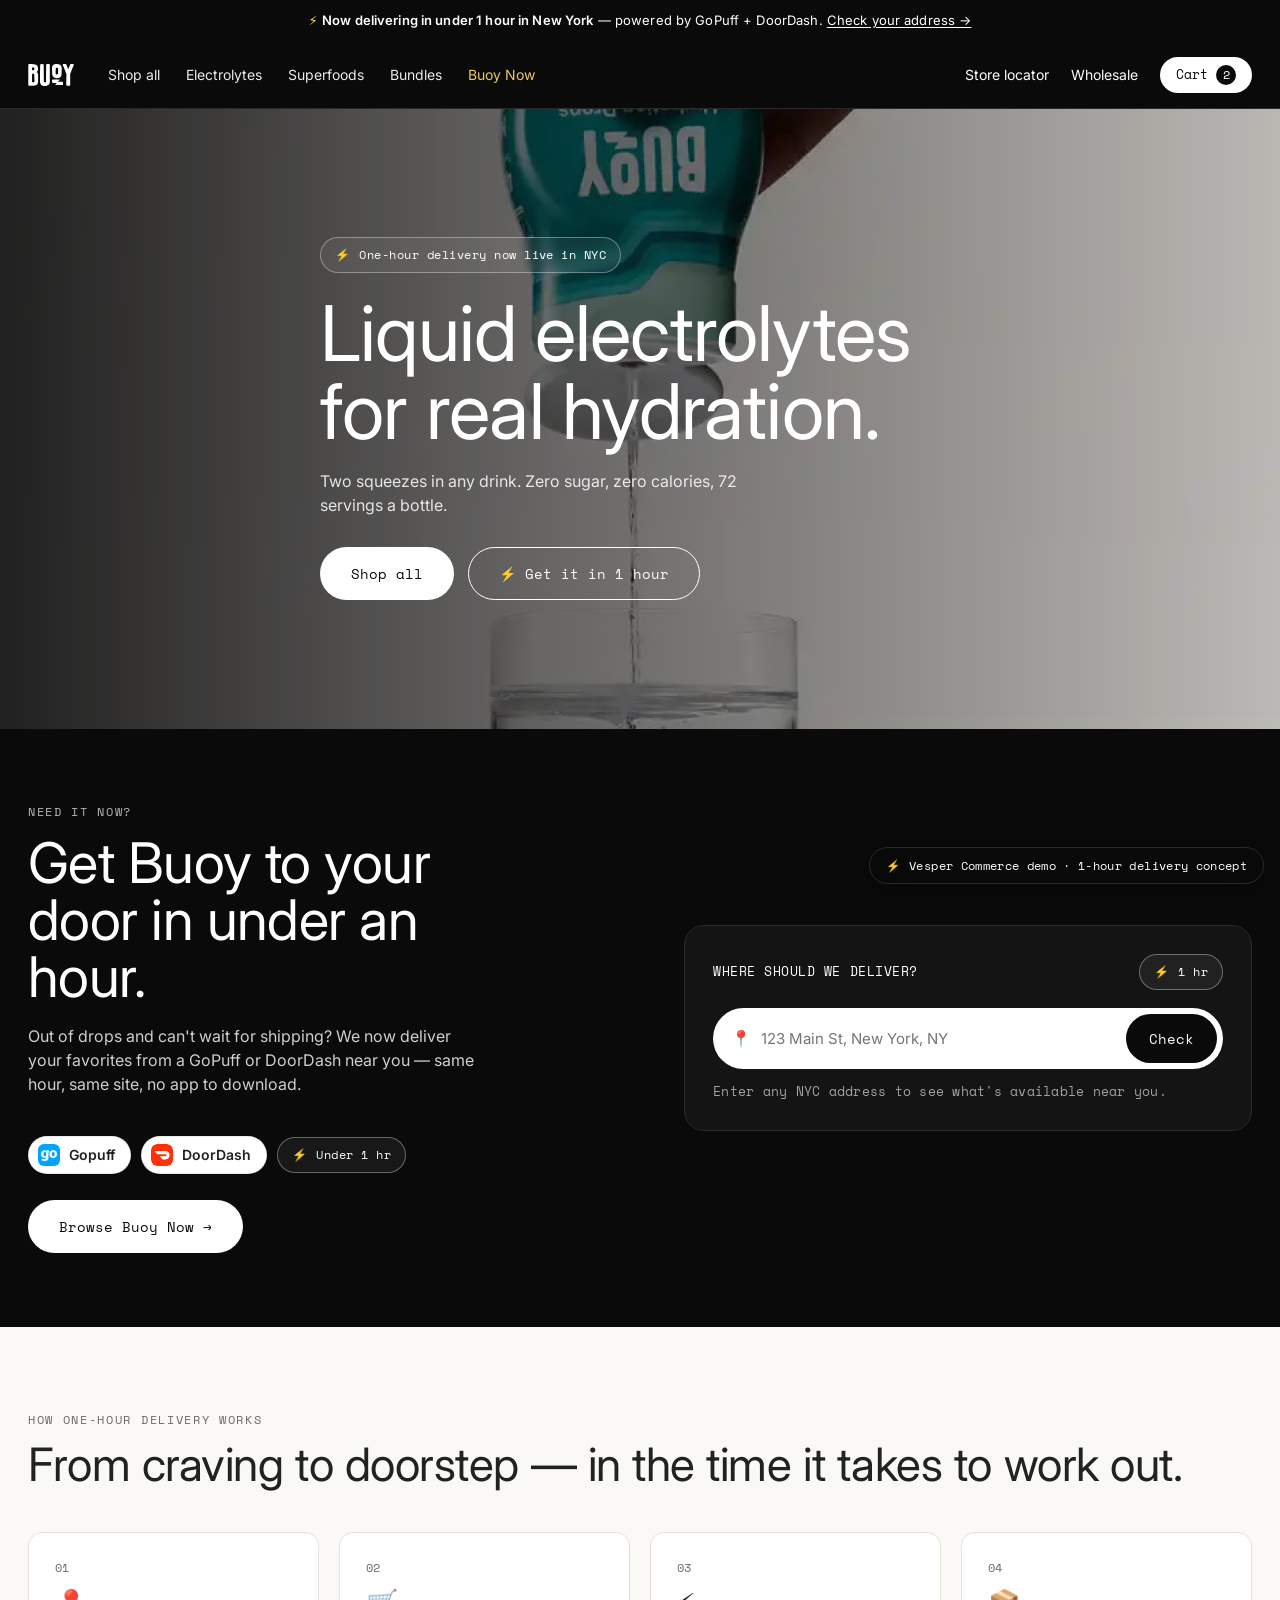
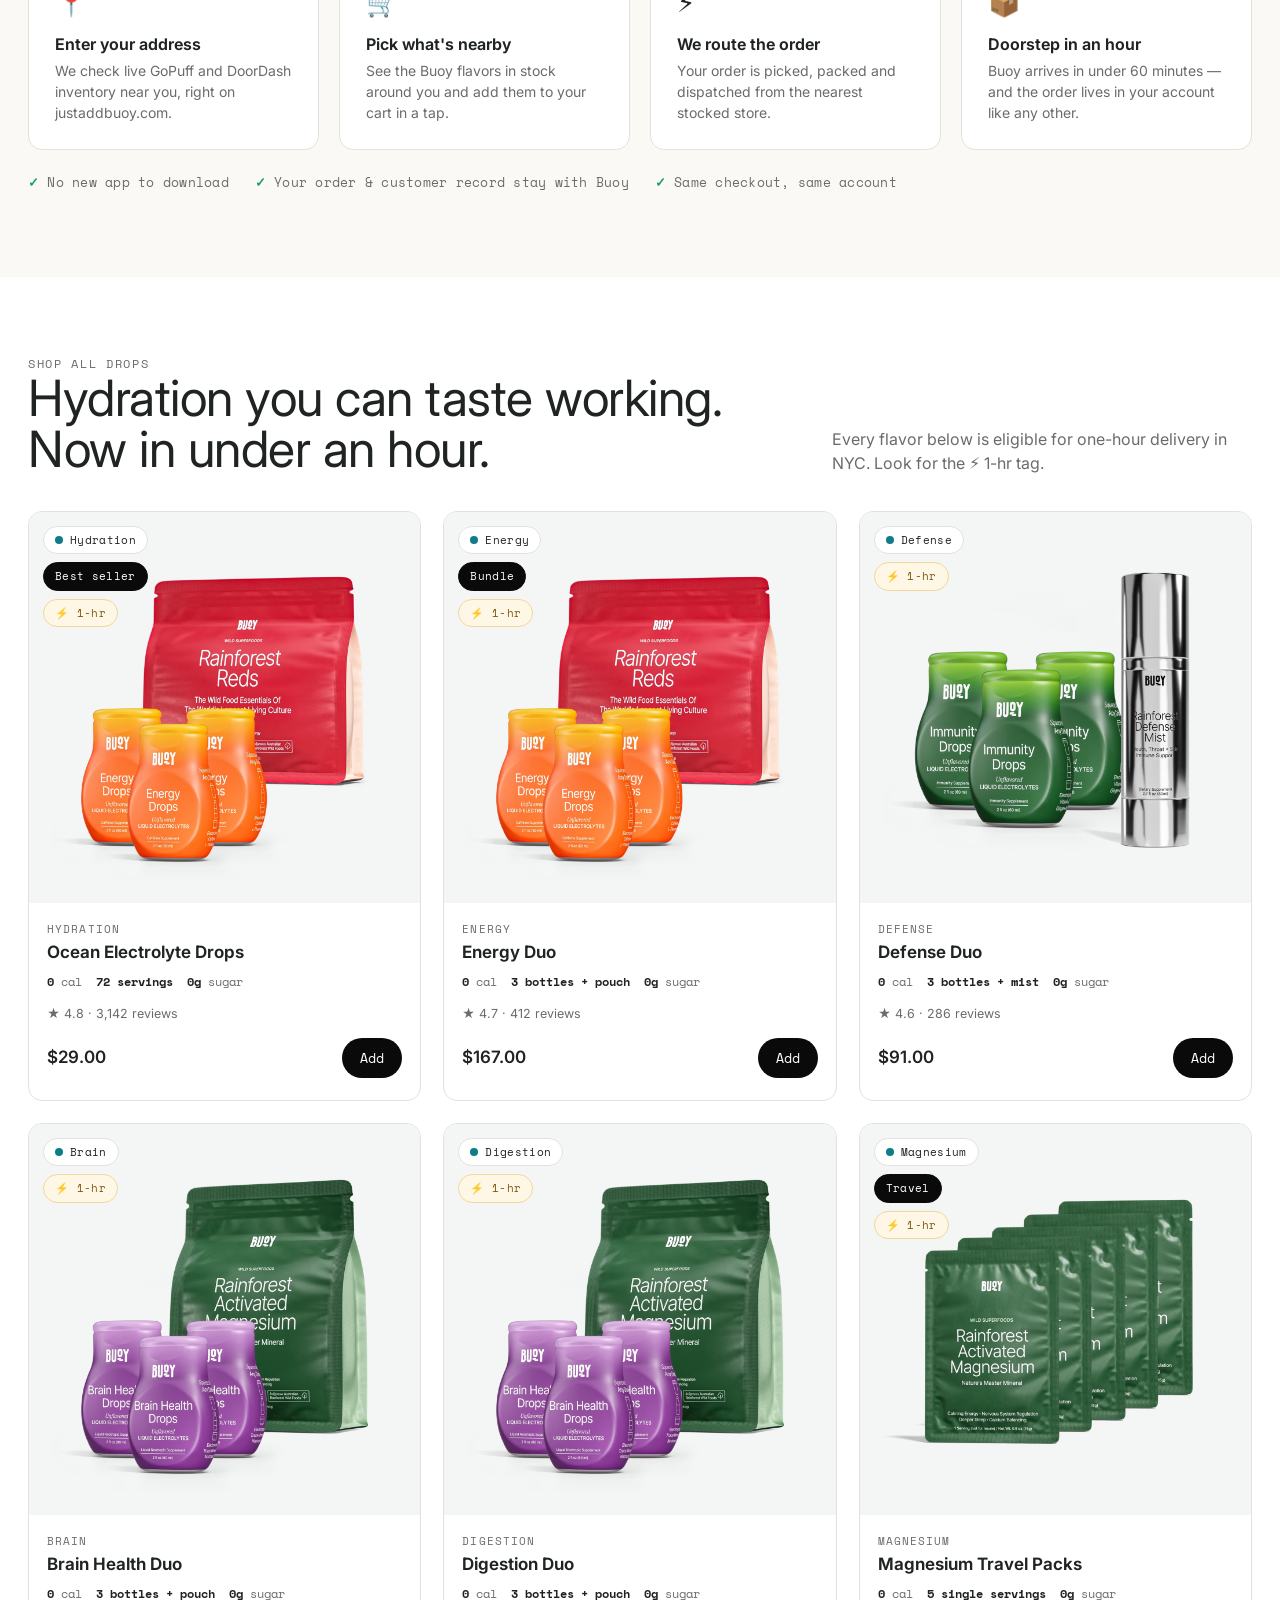
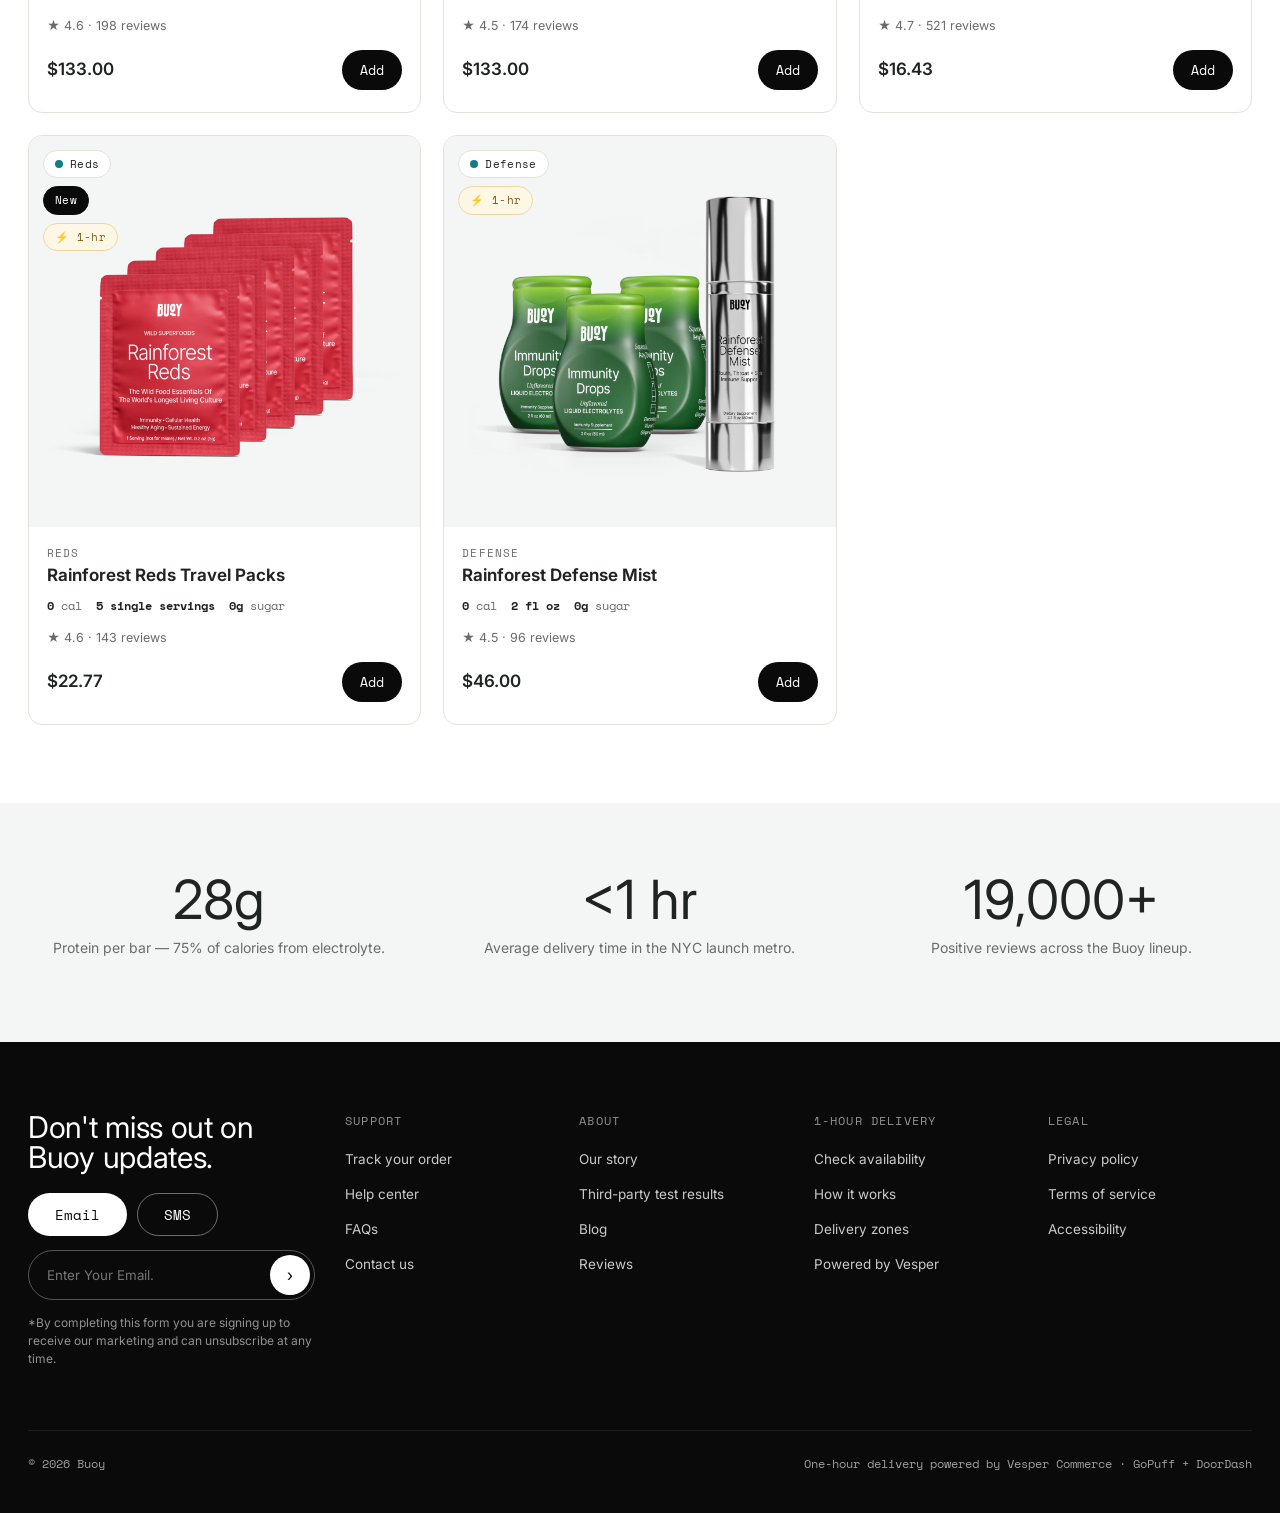
<file: index.html>
<!doctype html>
<html lang="en">
<head>
<meta charset="utf-8" />
<meta name="viewport" content="width=device-width, initial-scale=1" />
<title>Buoy — Liquid electrolytes for real hydration</title>
<meta name="description" content="Two squeezes in any drink. Now with one-hour delivery in New York via GoPuff and DoorDash." />
<link rel="preconnect" href="https://fonts.googleapis.com" />
<link rel="preconnect" href="https://fonts.gstatic.com" crossorigin />
<link href="https://fonts.googleapis.com/css2?family=Inter:wght@400;500;600;700;800&family=Space+Mono:wght@400;700&display=swap" rel="stylesheet" />
<link rel="stylesheet" href="styles.css" />
<link rel="icon" href="assets/logo-black.svg" />
</head>
<body>

<!-- Announcement -->
<div class="announce">
  <span class="bolt">⚡</span> <b>Now delivering in under 1 hour in New York</b> — powered by GoPuff + DoorDash. <a href="#onehour">Check your address →</a>
</div>

<!-- Header -->
<header class="header">
  <nav class="nav">
    <a class="brand" href="index.html"><img src="assets/logo-white.svg" alt="Buoy" /></a>
    <div class="nav-links">
      <a href="#shop">Shop all</a>
      <a href="#shop">Electrolytes</a>
      <a href="#shop">Superfoods</a>
      <a href="#shop">Bundles</a>
      <a href="buoy-now.html" style="color:#ffd76e">Buoy Now</a>
    </div>
    <div class="nav-right">
      <a class="hide-sm" href="#">Store locator</a>
      <a class="hide-sm" href="#">Wholesale</a>
      <button class="hamburger" onclick="openMenu()" aria-label="Open menu"><svg viewBox="0 0 24 24" fill="none" stroke="currentColor" stroke-width="2" stroke-linecap="round"><line x1="3" y1="6" x2="21" y2="6"/><line x1="3" y1="12" x2="21" y2="12"/><line x1="3" y1="18" x2="21" y2="18"/></svg></button>
      <a href="checkout.html" class="cart-pill" onclick="event.preventDefault();openCart()">Cart <span class="cart-count" id="cartCount">2</span></a>
    </div>
  </nav>
</header>

<!-- Hero -->
<section class="hero">
  <div class="hero-media" style="background-image:url('assets/lifestyle1.jpg')"></div>
  <div class="wrap hero-inner">
    <div class="delivery-badge" style="margin-bottom:22px"><span class="bolt">⚡</span> One-hour delivery now live in NYC</div>
    <h1 class="serif">Liquid electrolytes for real hydration.</h1>
    <p class="sub">Two squeezes in any drink. Zero sugar, zero calories, 72 servings a bottle.</p>
    <div class="hero-cta">
      <a href="#shop" class="btn btn-white">Shop all</a>
      <a href="#onehour" class="btn btn-outline" style="color:#fff">⚡ Get it in 1 hour</a>
    </div>
  </div>
</section>

<!-- ===== SIGNATURE 1-HOUR DELIVERY BAND ===== -->
<section class="delivery-band" id="onehour">
  <div class="wrap grid">
    <div>
      <div class="eyebrow" style="color:rgba(255,255,255,.7)">Need it now?</div>
      <h2 class="serif" style="margin-top:14px">Get Buoy to your door in under an hour.</h2>
      <p class="lede">Out of drops and can't wait for shipping? We now deliver your favorites from a GoPuff or DoorDash near you — same hour, same site, no app to download.</p>
      <div class="retailer-chips" style="margin-top:24px">
        <span class="chip"><img class="logo" src="assets/gopuff-icon.png" alt="GoPuff" /> Gopuff</span>
        <span class="chip"><img class="logo" src="assets/doordash-icon.svg" alt="DoorDash" /> DoorDash</span>
        <span class="delivery-badge"><span class="bolt">⚡</span> Under 1 hr</span>
      </div>
      <div style="margin-top:26px">
        <a href="buoy-now.html" class="btn btn-white">Browse Buoy Now →</a>
      </div>
    </div>

    <div class="addr-card">
      <div class="row-top">
        <div style="font-family:var(--mono);font-size:13px;letter-spacing:.04em">WHERE SHOULD WE DELIVER?</div>
        <div class="delivery-badge"><span class="bolt">⚡</span> 1 hr</div>
      </div>
      <div class="addr-field">
        <span aria-hidden="true">📍</span>
        <input id="addrInput" type="text" placeholder="123 Main St, New York, NY" />
        <button class="btn btn-dark" onclick="checkAvailability()">Check</button>
      </div>
      <div class="addr-note">Enter any NYC address to see what's available near you.</div>

      <div class="avail-result" id="availResult">
        <div class="avail-head"><span>✓</span> Available near you — delivered in under 1 hour</div>
        <div class="mini-prod">
          <img src="assets/energy-duo.png" alt="" />
          <div class="info"><div class="name">Gold · Ocean Electrolyte Drops</div><div class="meta">travel 5-pack · $13.99</div></div>
          <button class="mini-add" onclick="addToCart()">Add</button>
        </div>
        <div class="mini-prod">
          <img src="assets/defense-duo.png" alt="" />
          <div class="info"><div class="name">Magnesium · Rainforest Activated</div><div class="meta">travel 5-pack · $16.43</div></div>
          <button class="mini-add" onclick="addToCart()">Add</button>
        </div>
        <div class="mini-prod">
          <img src="assets/energy-duo.png" alt="" />
          <div class="info"><div class="name">Gold · Single bar <span style="opacity:.6">(trial)</span></div><div class="meta">Single · $3.49</div></div>
          <button class="mini-add" onclick="addToCart()">Add</button>
        </div>
        <a href="checkout.html" class="btn btn-white btn-block" style="margin-top:16px">View cart · check out →</a>
      </div>
    </div>
  </div>
</section>

<!-- How it works -->
<section class="how">
  <div class="wrap">
    <div class="eyebrow">How one-hour delivery works</div>
    <h2 class="serif" style="font-size:clamp(30px,3.6vw,46px);margin-top:12px">From craving to doorstep — in the time it takes to work out.</h2>
    <div class="steps">
      <div class="step"><div class="num">01</div><div class="icon">📍</div><h3>Enter your address</h3><p>We check live GoPuff and DoorDash inventory near you, right on justaddbuoy.com.</p></div>
      <div class="step"><div class="num">02</div><div class="icon">🛒</div><h3>Pick what's nearby</h3><p>See the Buoy flavors in stock around you and add them to your cart in a tap.</p></div>
      <div class="step"><div class="num">03</div><div class="icon">⚡</div><h3>We route the order</h3><p>Your order is picked, packed and dispatched from the nearest stocked store.</p></div>
      <div class="step"><div class="num">04</div><div class="icon">📦</div><h3>Doorstep in an hour</h3><p>Buoy arrives in under 60 minutes — and the order lives in your account like any other.</p></div>
    </div>
    <div class="assurance">
      <span><span class="tick">✓</span> No new app to download</span>
      <span><span class="tick">✓</span> Your order &amp; customer record stay with Buoy</span>
      <span><span class="tick">✓</span> Same checkout, same account</span>
    </div>
  </div>
</section>

<!-- Product grid -->
<section class="section" id="shop">
  <div class="wrap">
    <div class="section-head">
      <div>
        <div class="eyebrow">Shop all drops</div>
        <h2 class="serif">Hydration you can taste working.<br/>Now in under an hour.</h2>
      </div>
      <p>Every flavor below is eligible for one-hour delivery in NYC. Look for the <span style="white-space:nowrap">⚡ 1-hr</span> tag.</p>
    </div>

    <div class="prod-grid" id="prodGrid">
      <!-- cards injected by app.js -->
    </div>
  </div>
</section>

<!-- Value strip -->
<section class="value-strip">
  <div class="wrap value-grid">
    <div><div class="big">28g</div><p>Protein per bar — 75% of calories from electrolyte.</p></div>
    <div><div class="big">&lt;1 hr</div><p>Average delivery time in the NYC launch metro.</p></div>
    <div><div class="big">19,000+</div><p>Positive reviews across the Buoy lineup.</p></div>
  </div>
</section>

<!-- Footer -->
<footer class="footer">
  <div class="wrap">
    <div class="top">
      <div class="updates">
        <h3 class="serif">Don't miss out on Buoy updates.</h3>
        <div class="toggle">
          <button class="btn btn-white">Email</button>
          <button class="btn btn-outline" style="color:#fff">SMS</button>
        </div>
        <div class="subscribe"><input placeholder="Enter Your Email." /><button>›</button></div>
        <p style="font-size:12px;opacity:.55;margin-top:14px;max-width:320px">*By completing this form you are signing up to receive our marketing and can unsubscribe at any time.</p>
      </div>
      <div><div class="colhead">Support</div><ul><li><a href="#">Track your order</a></li><li><a href="#">Help center</a></li><li><a href="#">FAQs</a></li><li><a href="#">Contact us</a></li></ul></div>
      <div><div class="colhead">About</div><ul><li><a href="#">Our story</a></li><li><a href="#">Third-party test results</a></li><li><a href="#">Blog</a></li><li><a href="#">Reviews</a></li></ul></div>
      <div><div class="colhead">1-Hour Delivery</div><ul><li><a href="#onehour">Check availability</a></li><li><a href="#onehour">How it works</a></li><li><a href="#">Delivery zones</a></li><li><a href="#">Powered by Vesper</a></li></ul></div>
      <div><div class="colhead">Legal</div><ul><li><a href="#">Privacy policy</a></li><li><a href="#">Terms of service</a></li><li><a href="#">Accessibility</a></li></ul></div>
    </div>
    <div class="base"><span>© 2026 Buoy</span><span>One-hour delivery powered by Vesper Commerce · GoPuff + DoorDash</span></div>
  </div>
</footer>

<div class="demo-ribbon"><span class="bolt">⚡</span> Vesper Commerce demo · 1-hour delivery concept</div>

<script src="app.js"></script>
</body>
</html>
</file>
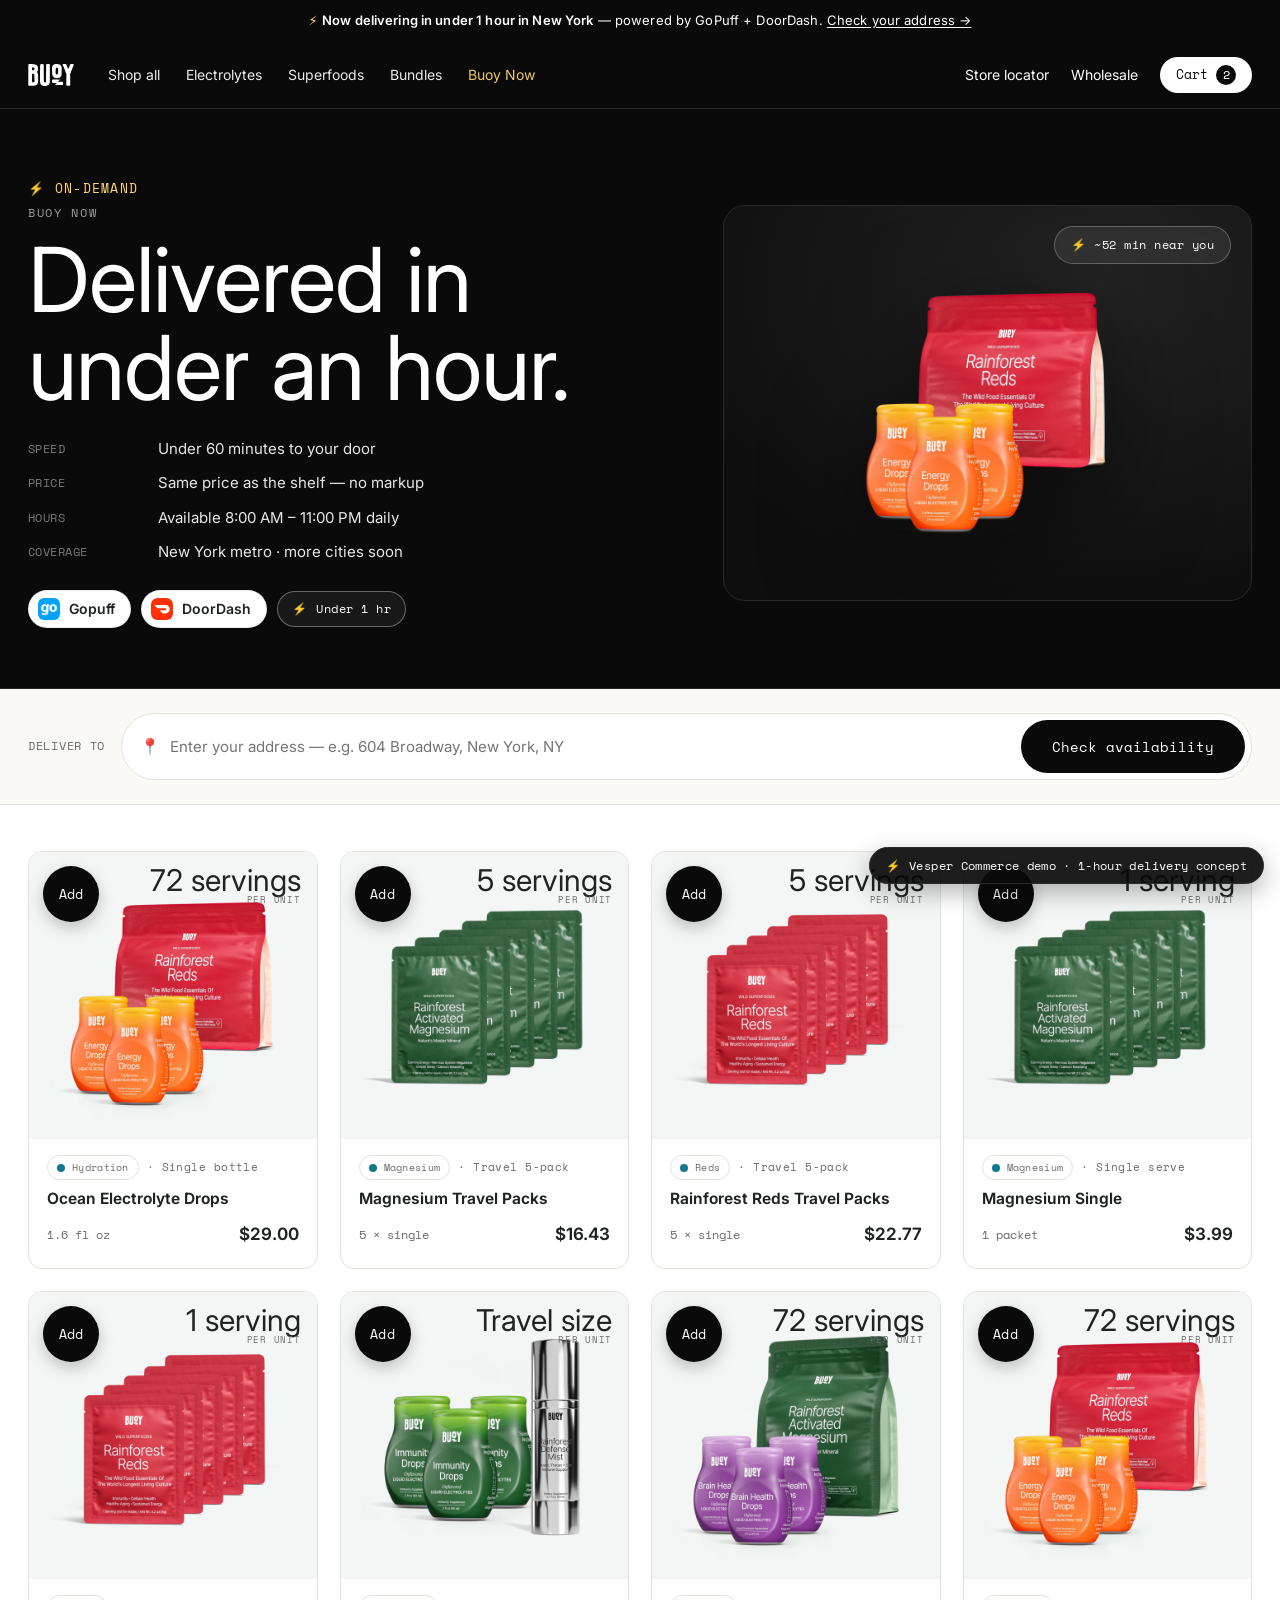
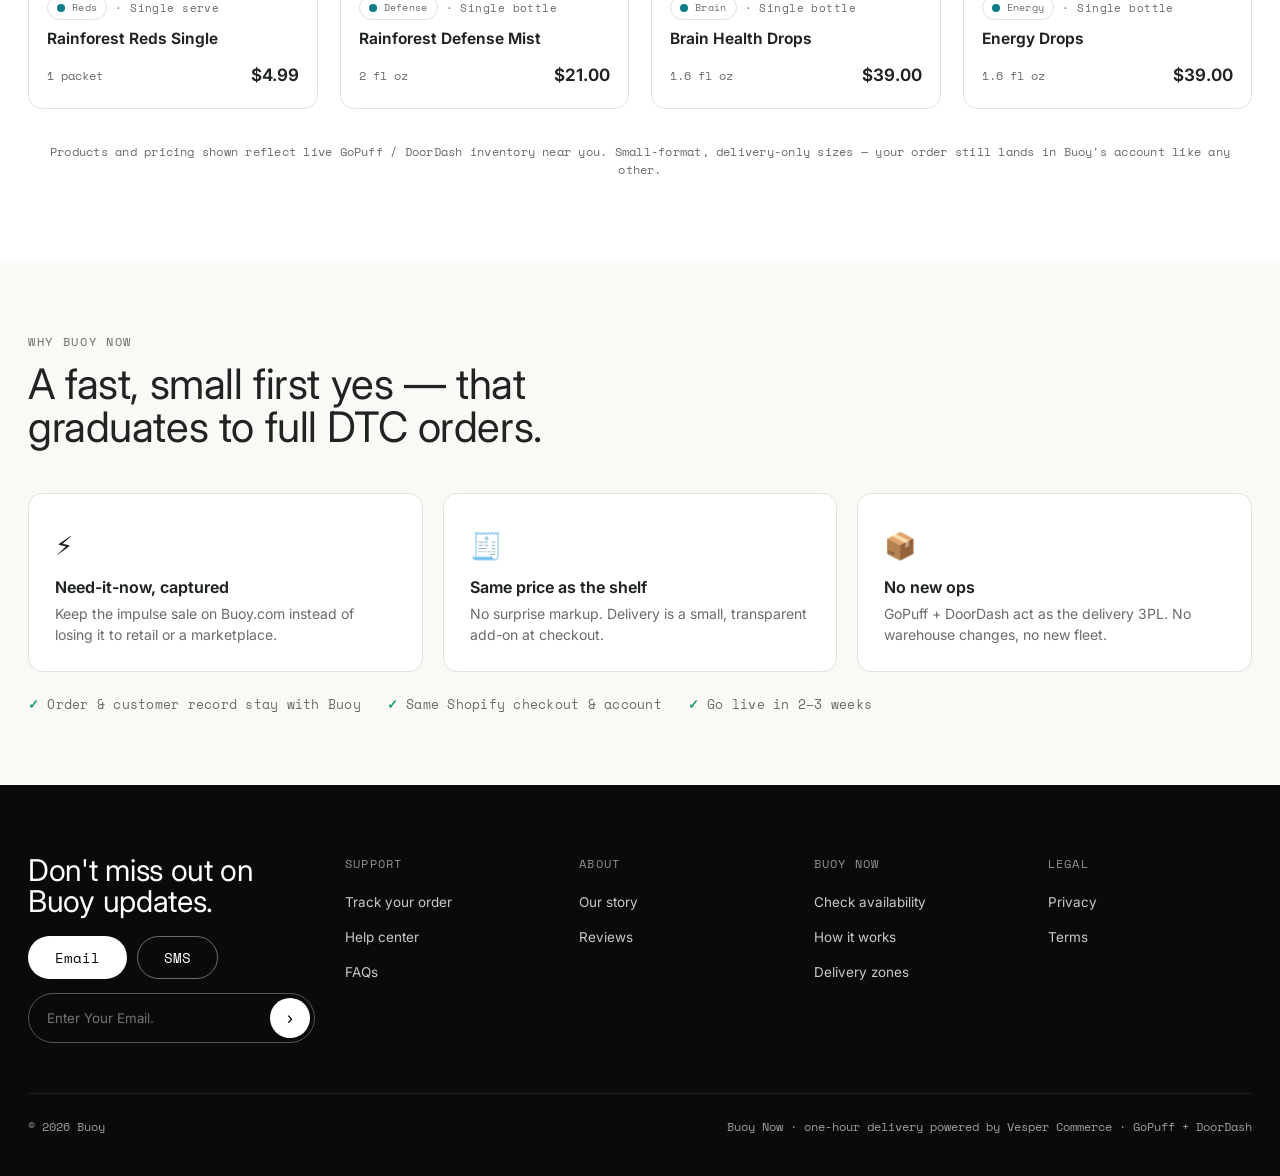
<file: buoy-now.html>
<!doctype html>
<html lang="en">
<head>
<meta charset="utf-8" />
<meta name="viewport" content="width=device-width, initial-scale=1" />
<title>Buoy Now — Delivered in under an hour | Buoy</title>
<meta name="description" content="Buoy Now: your favorite drops delivered in under an hour, at the same price as the shelf. Powered by GoPuff + DoorDash." />
<link rel="preconnect" href="https://fonts.googleapis.com" />
<link rel="preconnect" href="https://fonts.gstatic.com" crossorigin />
<link href="https://fonts.googleapis.com/css2?family=Inter:wght@400;500;600;700;800&family=Space+Mono:wght@400;700&display=swap" rel="stylesheet" />
<link rel="stylesheet" href="styles.css" />
<link rel="icon" href="assets/logo-black.svg" />
</head>
<body>

<div class="announce">
  <span class="bolt">⚡</span> <b>Now delivering in under 1 hour in New York</b> — powered by GoPuff + DoorDash. <a href="#now">Check your address →</a>
</div>

<header class="header">
  <nav class="nav">
    <a class="brand" href="index.html"><img src="assets/logo-white.svg" alt="Buoy" /></a>
    <div class="nav-links">
      <a href="index.html#shop">Shop all</a>
      <a href="index.html#shop">Electrolytes</a>
      <a href="index.html#shop">Superfoods</a>
      <a href="index.html#shop">Bundles</a>
      <a href="buoy-now.html" style="color:#ffd76e">Buoy Now</a>
    </div>
    <div class="nav-right">
      <a class="hide-sm" href="#">Store locator</a>
      <a class="hide-sm" href="#">Wholesale</a>
      <button class="hamburger" onclick="openMenu()" aria-label="Open menu"><svg viewBox="0 0 24 24" fill="none" stroke="currentColor" stroke-width="2" stroke-linecap="round"><line x1="3" y1="6" x2="21" y2="6"/><line x1="3" y1="12" x2="21" y2="12"/><line x1="3" y1="18" x2="21" y2="18"/></svg></button>
      <a href="checkout.html" class="cart-pill" onclick="event.preventDefault();openCart()">Cart <span class="cart-count" id="cartCount">2</span></a>
    </div>
  </nav>
</header>

<!-- HERO -->
<section class="now-hero" id="now">
  <div class="wrap grid">
    <div>
      <div class="kick">⚡ On-demand</div>
      <div class="eyebrow">Buoy Now</div>
      <h1 class="serif">Delivered in under an hour.</h1>
      <div class="facts">
        <div><span class="k">Speed</span> Under 60 minutes to your door</div>
        <div><span class="k">Price</span> Same price as the shelf — no markup</div>
        <div><span class="k">Hours</span> Available 8:00 AM – 11:00 PM daily</div>
        <div><span class="k">Coverage</span> New York metro · more cities soon</div>
      </div>
      <div class="chips-row retailer-chips">
        <span class="chip"><img class="logo" src="assets/gopuff-icon.png" alt="GoPuff" /> Gopuff</span>
        <span class="chip"><img class="logo" src="assets/doordash-icon.svg" alt="DoorDash" /> DoorDash</span>
        <span class="delivery-badge"><span class="bolt">⚡</span> Under 1 hr</span>
      </div>
    </div>
    <div class="now-visual">
      <div class="float-badge"><span class="bolt">⚡</span> ~52 min near you</div>
      <img src="assets/energy-duo.png" alt="Buoy bar available on demand" />
    </div>
  </div>
</section>

<!-- ADDRESS BAR -->
<div class="now-addrbar">
  <div class="wrap inner">
    <span class="lbl">Deliver to</span>
    <div class="field">
      <span aria-hidden="true">📍</span>
      <input id="nowAddr" type="text" placeholder="Enter your address — e.g. 604 Broadway, New York, NY" />
      <button class="btn btn-dark" onclick="nowCheck()">Check availability</button>
    </div>
    <span class="now-addr-state" id="nowAddrState"><span>✓</span> In your zone · delivered in ~52 min</span>
  </div>
</div>

<!-- GRID -->
<section class="now-section">
  <div class="wrap">
    <div class="now-gridwrap show" id="nowGridWrap">
      <div class="now-grid" id="nowGrid"><!-- injected by app.js --></div>
      <div class="now-disclaimer">
        Products and pricing shown reflect live GoPuff / DoorDash inventory near you. Small-format, delivery-only sizes — your order still lands in Buoy's account like any other.
      </div>
    </div>
  </div>
</section>

<!-- reassurance band -->
<section class="how" style="padding:70px 0">
  <div class="wrap">
    <div class="eyebrow">Why Buoy Now</div>
    <h2 class="serif" style="font-size:clamp(28px,3.4vw,42px);margin-top:12px;max-width:640px">A fast, small first yes — that graduates to full DTC orders.</h2>
    <div class="steps now-steps-3">
      <div class="step"><div class="icon">⚡</div><h3>Need-it-now, captured</h3><p>Keep the impulse sale on Buoy.com instead of losing it to retail or a marketplace.</p></div>
      <div class="step"><div class="icon">🧾</div><h3>Same price as the shelf</h3><p>No surprise markup. Delivery is a small, transparent add-on at checkout.</p></div>
      <div class="step"><div class="icon">📦</div><h3>No new ops</h3><p>GoPuff + DoorDash act as the delivery 3PL. No warehouse changes, no new fleet.</p></div>
    </div>
    <div class="assurance">
      <span><span class="tick">✓</span> Order &amp; customer record stay with Buoy</span>
      <span><span class="tick">✓</span> Same Shopify checkout &amp; account</span>
      <span><span class="tick">✓</span> Go live in 2–3 weeks</span>
    </div>
  </div>
</section>

<footer class="footer">
  <div class="wrap">
    <div class="top">
      <div class="updates">
        <h3 class="serif">Don't miss out on Buoy updates.</h3>
        <div class="toggle"><button class="btn btn-white">Email</button><button class="btn btn-outline" style="color:#fff">SMS</button></div>
        <div class="subscribe"><input placeholder="Enter Your Email." /><button>›</button></div>
      </div>
      <div><div class="colhead">Support</div><ul><li><a href="#">Track your order</a></li><li><a href="#">Help center</a></li><li><a href="#">FAQs</a></li></ul></div>
      <div><div class="colhead">About</div><ul><li><a href="#">Our story</a></li><li><a href="#">Reviews</a></li></ul></div>
      <div><div class="colhead">Buoy Now</div><ul><li><a href="buoy-now.html">Check availability</a></li><li><a href="index.html#onehour">How it works</a></li><li><a href="#">Delivery zones</a></li></ul></div>
      <div><div class="colhead">Legal</div><ul><li><a href="#">Privacy</a></li><li><a href="#">Terms</a></li></ul></div>
    </div>
    <div class="base"><span>© 2026 Buoy</span><span>Buoy Now · one-hour delivery powered by Vesper Commerce · GoPuff + DoorDash</span></div>
  </div>
</footer>

<div class="demo-ribbon"><span class="bolt">⚡</span> Vesper Commerce demo · 1-hour delivery concept</div>

<script src="app.js"></script>
</body>
</html>
</file>
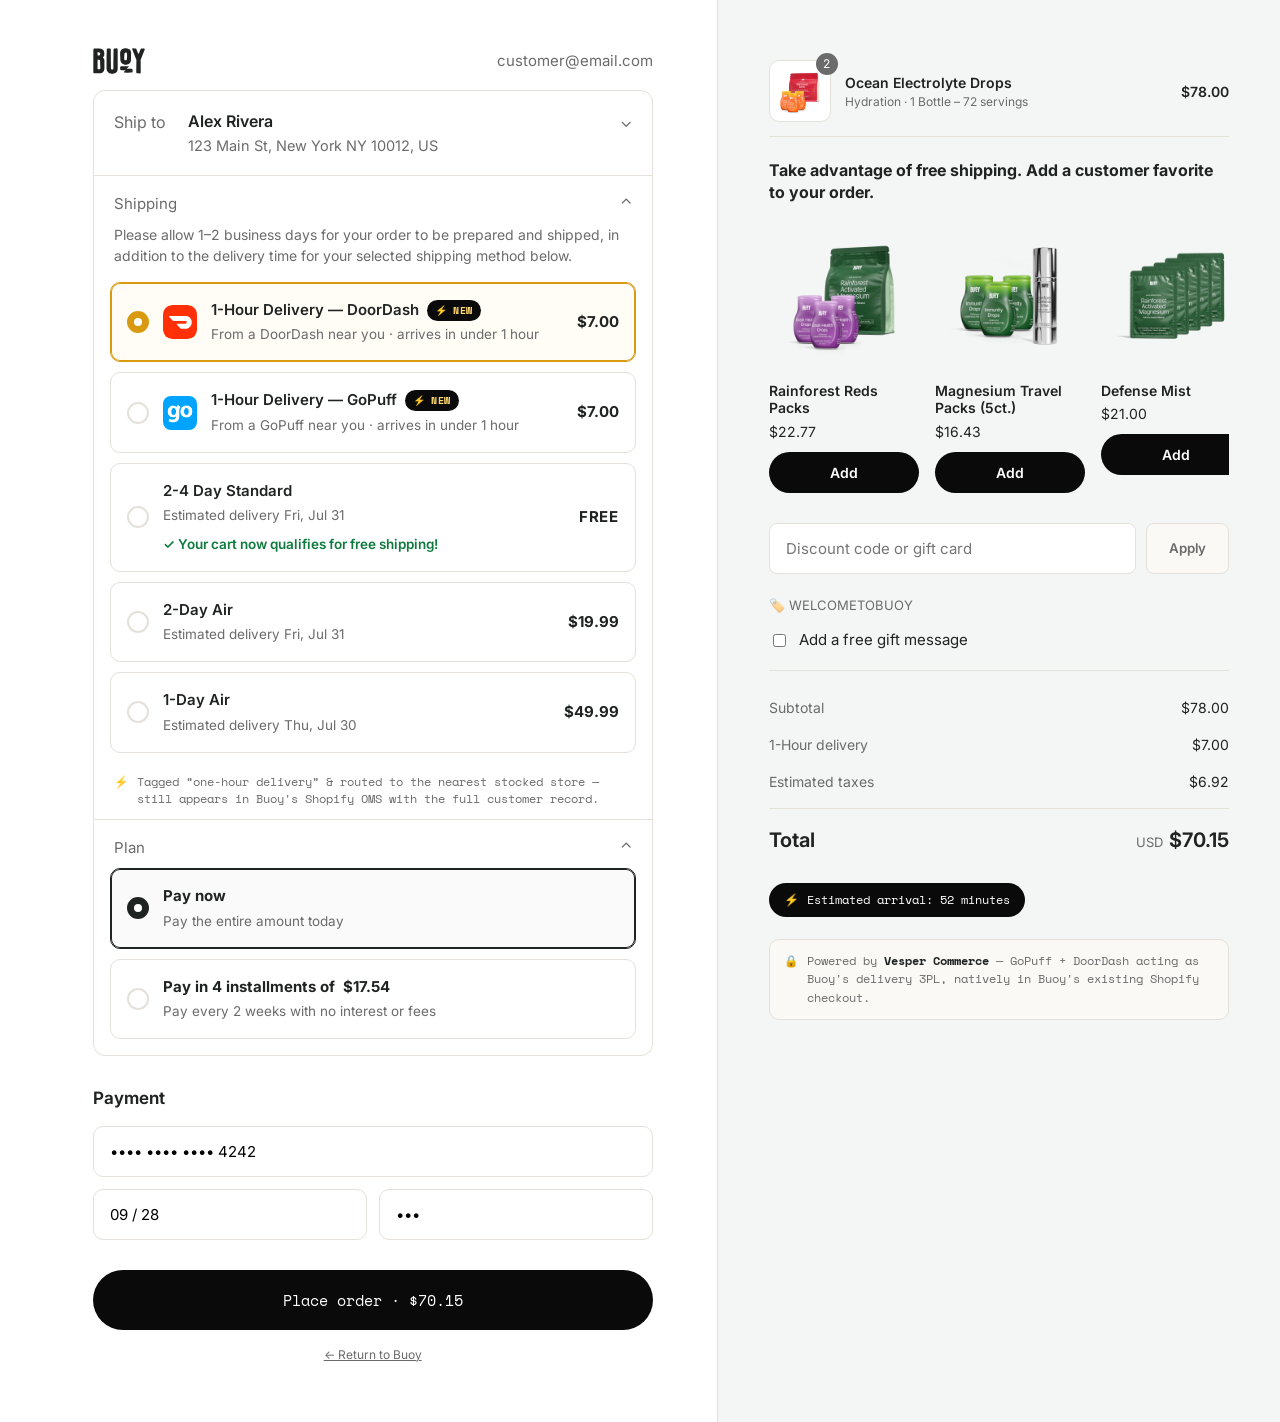
<file: checkout.html>
<!doctype html>
<html lang="en">
<head>
<meta charset="utf-8" />
<meta name="viewport" content="width=device-width, initial-scale=1" />
<title>Checkout | Buoy</title>
<link rel="preconnect" href="https://fonts.googleapis.com" />
<link rel="preconnect" href="https://fonts.gstatic.com" crossorigin />
<link href="https://fonts.googleapis.com/css2?family=Inter:wght@400;500;600;700;800&family=Space+Mono:wght@400;700&display=swap" rel="stylesheet" />
<link rel="stylesheet" href="styles.css" />
<link rel="icon" href="assets/logo-black.svg" />
</head>
<body>

<div class="checkout">
  <!-- LEFT -->
  <div class="co-left">
    <div class="inner">
      <div class="co-topbar">
        <a href="index.html" class="co-logo"><img src="assets/logo-black.svg" alt="Buoy" style="height:30px" /></a>
        <span class="email">customer@email.com</span>
      </div>

      <!-- Ship to -->
      <div class="co-card">
        <div class="ship-to">
          <span class="k">Ship to</span>
          <span class="v"><b>Alex Rivera</b><div>123 Main St, New York NY 10012, US</div></span>
          <span class="chev">⌄</span>
        </div>

        <!-- Shipping -->
        <div class="co-block">
          <div class="bh"><span class="t">Shipping</span><span class="chev" style="color:var(--gray)">⌃</span></div>
          <div class="note">Please allow 1–2 business days for your order to be prepared and shipped, in addition to the delivery time for your selected shipping method below.</div>
          <div class="opts" id="shipOpts">

            <!-- 1-hour delivery options (the Vesper addition) -->
            <label class="co-opt onehr selected" data-cost="7.00" data-label="1-Hour delivery" onclick="selectShip(this)">
              <span class="radio"></span>
              <span class="ret"><img src="assets/doordash-icon.svg" alt="DoorDash" /></span>
              <span class="body">
                <span class="n">1-Hour Delivery — DoorDash <span class="badge-1hr">⚡ NEW</span></span>
                <span class="d">From a DoorDash near you · arrives in under 1 hour</span>
              </span>
              <span class="amt">$7.00</span>
            </label>

            <label class="co-opt onehr" data-cost="7.00" data-label="1-Hour delivery" onclick="selectShip(this)">
              <span class="radio"></span>
              <span class="ret"><img src="assets/gopuff-icon.png" alt="GoPuff" /></span>
              <span class="body">
                <span class="n">1-Hour Delivery — GoPuff <span class="badge-1hr">⚡ NEW</span></span>
                <span class="d">From a GoPuff near you · arrives in under 1 hour</span>
              </span>
              <span class="amt">$7.00</span>
            </label>

            <!-- standard Buoy shipping tiers -->
            <label class="co-opt" data-cost="0" data-label="2-4 Day Standard" onclick="selectShip(this)">
              <span class="radio"></span>
              <span class="body">
                <span class="n">2-4 Day Standard</span>
                <span class="d">Estimated delivery Fri, Jul 31</span>
                <span class="free-ok">✓ Your cart now qualifies for free shipping!</span>
              </span>
              <span class="amt free">FREE</span>
            </label>

            <label class="co-opt" data-cost="19.99" data-label="2-Day Air" onclick="selectShip(this)">
              <span class="radio"></span>
              <span class="body">
                <span class="n">2-Day Air</span>
                <span class="d">Estimated delivery Fri, Jul 31</span>
              </span>
              <span class="amt">$19.99</span>
            </label>

            <label class="co-opt" data-cost="49.99" data-label="1-Day Air" onclick="selectShip(this)">
              <span class="radio"></span>
              <span class="body">
                <span class="n">1-Day Air</span>
                <span class="d">Estimated delivery Thu, Jul 30</span>
              </span>
              <span class="amt">$49.99</span>
            </label>

          </div>
          <div class="note" id="routeNote" style="display:flex;gap:9px;color:var(--gray);font-family:var(--mono);font-size:11.5px">
            <span style="color:#d99a12">⚡</span>
            <span>Tagged “one-hour delivery” &amp; routed to the nearest stocked store — still appears in Buoy's Shopify OMS with the full customer record.</span>
          </div>
        </div>

        <!-- Plan -->
        <div class="co-block co-plan">
          <div class="bh"><span class="t">Plan</span><span class="chev" style="color:var(--gray)">⌃</span></div>
          <div class="opts" id="planOpts">
            <label class="co-opt selected" onclick="selectPlan(this)">
              <span class="radio"></span>
              <span class="body"><span class="n">Pay now</span><span class="d">Pay the entire amount today</span></span>
            </label>
            <label class="co-opt" onclick="selectPlan(this)">
              <span class="radio"></span>
              <span class="body"><span class="n">Pay in 4 installments of <span id="instAmt">$22.98</span></span><span class="d">Pay every 2 weeks with no interest or fees</span></span>
            </label>
          </div>
        </div>
      </div>

      <!-- Payment -->
      <div class="co-section-title">Payment</div>
      <input class="co-field" placeholder="Card number" value="•••• •••• •••• 4242" />
      <div class="co-row">
        <input class="co-field" placeholder="Expiration (MM/YY)" value="09 / 28" />
        <input class="co-field" placeholder="Security code" value="•••" />
      </div>

      <button class="btn btn-dark btn-block btn-lg" id="placeBtn" style="margin-top:18px" onclick="placeOrder()">Place order · $91.92</button>
      <p style="font-size:12px;color:var(--gray);text-align:center;margin-top:16px"><a href="index.html" style="text-decoration:underline">← Return to Buoy</a></p>
    </div>
  </div>

  <!-- RIGHT: order summary -->
  <div class="co-right">
    <div class="inner">
      <div class="os-item">
        <div class="im"><img src="assets/energy-duo.png" alt="" /><span class="q">2</span></div>
        <div class="nm"><div class="t">Ocean Electrolyte Drops</div><div class="s">Hydration · 1 Bottle – 72 servings</div></div>
        <div class="pr">$78.00</div>
      </div>

      <!-- upsell rail -->
      <div class="upsell-title">Take advantage of free shipping. Add a customer favorite to your order.</div>
      <div class="upsell-rail">
        <div class="upsell-card"><div class="im"><img src="assets/brain-duo.png" alt="" /></div><div class="nm">Rainforest Reds Packs</div><div class="pr">$22.77</div><button class="add" onclick="addToCart()">Add</button></div>
        <div class="upsell-card"><div class="im"><img src="assets/defense-duo.png" alt="" /></div><div class="nm">Magnesium Travel Packs (5ct.)</div><div class="pr">$16.43</div><button class="add" onclick="addToCart()">Add</button></div>
        <div class="upsell-card"><div class="im"><img src="assets/mag-packs.png" alt="" /></div><div class="nm">Defense Mist</div><div class="pr">$21.00</div><button class="add" onclick="addToCart()">Add</button></div>
        <div class="upsell-card"><div class="im"><img src="assets/reds-packs.png" alt="" /></div><div class="nm">PB Chocolate Chunk</div><div class="pr">$39.00</div><button class="add" onclick="addToCart()">Add</button></div>
      </div>

      <!-- discount -->
      <div class="co-discount">
        <input placeholder="Discount code or gift card" />
        <button>Apply</button>
      </div>
      <div class="co-discount-tag">🏷️ WELCOMETOBUOY</div>
      <div class="co-gift"><input type="checkbox" /> Add a free gift message</div>

      <!-- totals -->
      <div class="os-line"><span class="muted">Subtotal</span><span>$78.00</span></div>
      <div class="os-line"><span class="muted" id="sumShipLabel">1-Hour delivery</span><span id="sumShip">$7.00</span></div>
      <div class="os-line"><span class="muted">Estimated taxes</span><span>$6.92</span></div>
      <div class="os-line total"><span>Total</span><span><span style="font-size:13px;color:var(--gray);font-weight:400;margin-right:6px">USD</span><span id="sumTotal">$91.92</span></span></div>

      <div class="eta-badge" style="margin-top:20px"><span class="bolt">⚡</span> Estimated arrival: 52 minutes</div>
      <div class="co-note" style="margin-top:8px;border-style:solid"><span>🔒</span> <span>Powered by <b>Vesper Commerce</b> — GoPuff + DoorDash acting as Buoy's delivery 3PL, natively in Buoy's existing Shopify checkout.</span></div>
    </div>
  </div>
</div>

<script src="app.js"></script>
</body>
</html>
</file>
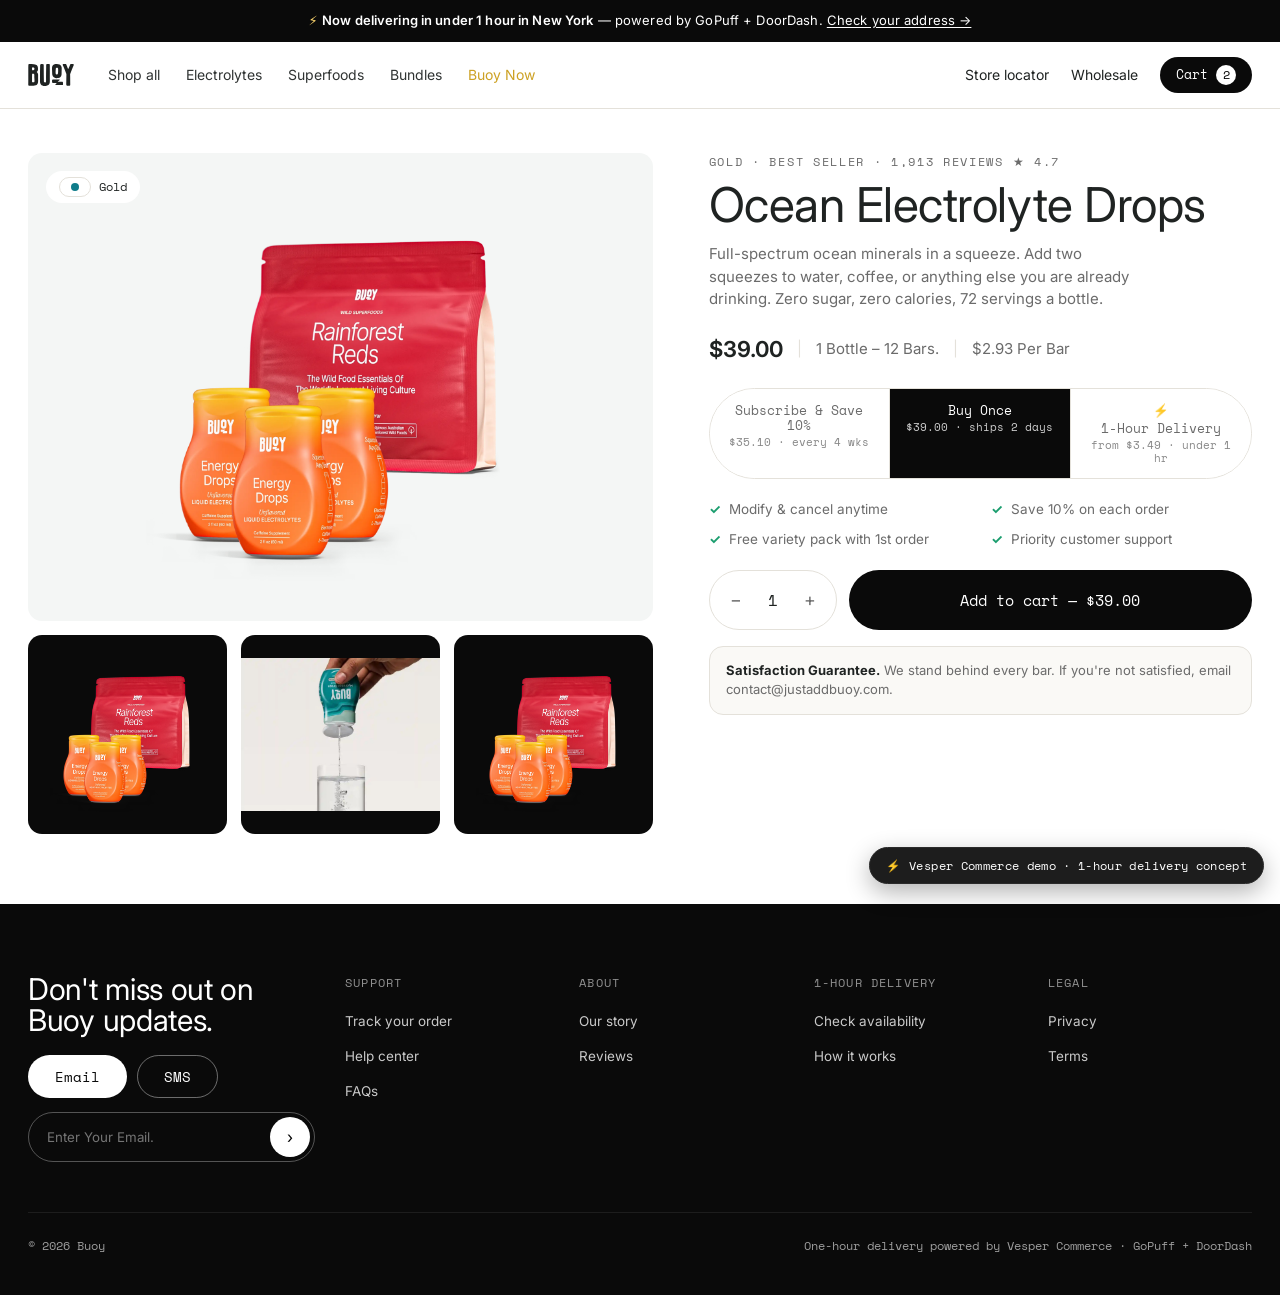
<file: product.html>
<!doctype html>
<html lang="en">
<head>
<meta charset="utf-8" />
<meta name="viewport" content="width=device-width, initial-scale=1" />
<title>Ocean Electrolyte Drops (72 servings) | Buoy</title>
<link rel="preconnect" href="https://fonts.googleapis.com" />
<link rel="preconnect" href="https://fonts.gstatic.com" crossorigin />
<link href="https://fonts.googleapis.com/css2?family=Inter:wght@400;500;600;700;800&family=Space+Mono:wght@400;700&display=swap" rel="stylesheet" />
<link rel="stylesheet" href="styles.css" />
<link rel="icon" href="assets/logo-black.svg" />
</head>
<body>

<div class="announce">
  <span class="bolt">⚡</span> <b>Now delivering in under 1 hour in New York</b> — powered by GoPuff + DoorDash. <a href="#onehr">Check your address →</a>
</div>

<!-- light header on PDP, like Buoy -->
<header class="header light">
  <nav class="nav">
    <a class="brand" href="index.html"><img src="assets/logo-black.svg" alt="Buoy" /></a>
    <div class="nav-links">
      <a href="index.html#shop">Shop all</a>
      <a href="index.html#shop">Electrolytes</a>
      <a href="index.html#shop">Superfoods</a>
      <a href="index.html#shop">Bundles</a>
      <a href="buoy-now.html" style="color:#c99a12">Buoy Now</a>
    </div>
    <div class="nav-right">
      <a class="hide-sm" href="#">Store locator</a>
      <a class="hide-sm" href="#">Wholesale</a>
      <button class="hamburger" onclick="openMenu()" aria-label="Open menu"><svg viewBox="0 0 24 24" fill="none" stroke="currentColor" stroke-width="2" stroke-linecap="round"><line x1="3" y1="6" x2="21" y2="6"/><line x1="3" y1="12" x2="21" y2="12"/><line x1="3" y1="18" x2="21" y2="18"/></svg></button>
      <a href="checkout.html" class="cart-pill" onclick="event.preventDefault();openCart()">Cart <span class="cart-count" id="cartCount">2</span></a>
    </div>
  </nav>
</header>

<div class="wrap">
  <div class="pdp">
    <!-- media -->
    <div class="pdp-media">
      <div class="main">
        <div class="line-flag"><span class="tag line gold"><span class="dot"></span></span> Gold</div>
        <img src="assets/energy-duo.png" alt="Buoy Ocean Electrolyte Drops" />
      </div>
      <div class="thumbs">
        <div><img src="assets/energy-duo.png" alt="" /></div>
        <div><img src="assets/lifestyle2.png" alt="" style="max-height:100%;object-fit:cover;width:100%" /></div>
        <div><img src="assets/energy-duo.png" alt="" /></div>
      </div>
    </div>

    <!-- info -->
    <div class="pdp-info">
      <div class="eyebrow" style="margin-bottom:10px">Gold · Best seller · 1,913 reviews ★ 4.7</div>
      <h1 class="serif">Ocean Electrolyte Drops</h1>
      <p class="desc">Full-spectrum ocean minerals in a squeeze. Add two squeezes to water, coffee, or anything else you are already drinking. Zero sugar, zero calories, 72 servings a bottle.</p>

      <div class="price-line">
        <span class="p">$39.00</span>
        <span class="sep">|</span>
        <span class="muted">1 Bottle – 12 Bars.</span>
        <span class="sep">|</span>
        <span class="muted">$2.93 Per Bar</span>
      </div>

      <!-- purchase modes: Subscribe / Buy Once / 1-Hour Delivery -->
      <div class="buy-modes" id="buyModes">
        <button class="buy-mode" data-mode="subscribe" onclick="setMode('subscribe')">Subscribe &amp; Save 10%<small>$35.10 · every 4 wks</small></button>
        <button class="buy-mode active" data-mode="once" onclick="setMode('once')">Buy Once<small>$39.00 · ships 2 days</small></button>
        <button class="buy-mode onehr" data-mode="onehr" onclick="setMode('onehr')"><span class="bolt">⚡</span> 1-Hour Delivery<small>from $3.49 · under 1 hr</small></button>
      </div>

      <!-- default (subscribe/once) benefits -->
      <div class="benefits" id="stdBenefits">
        <div><span class="tick">✓</span> Modify &amp; cancel anytime</div>
        <div><span class="tick">✓</span> Save 10% on each order</div>
        <div><span class="tick">✓</span> Free variety pack with 1st order</div>
        <div><span class="tick">✓</span> Priority customer support</div>
      </div>

      <!-- 1-hour module, shown when 1-hour mode selected -->
      <div class="onehr-module" id="onehrModule" style="display:none">
        <div class="top">
          <div class="t"><span class="bolt">⚡</span> Need it today? Get it in about an hour.</div>
          <div class="retailer-chips">
            <span class="chip"><img class="logo" src="assets/gopuff-icon.png" alt="GoPuff" /> Gopuff</span>
            <span class="chip"><img class="logo" src="assets/doordash-icon.svg" alt="DoorDash" /> DoorDash</span>
          </div>
        </div>
        <div class="sub">Delivered from a GoPuff or DoorDash near you. Choose a delivery-only size below — perfect for trying Buoy today.</div>
        <div class="addr-field">
          <span aria-hidden="true">📍</span>
          <input id="pdpAddr" type="text" placeholder="123 Main St, New York, NY" />
          <button class="btn btn-dark" onclick="pdpCheck()">Check</button>
        </div>
        <div id="pdpAvail" style="display:none">
          <div class="avail-head" style="margin-top:18px;color:#7ee0c0"><span>✓</span> In stock near you · delivered in ~52 min</div>
          <div class="mini-prod"><img src="assets/energy-duo.png" alt=""/><div class="info"><div class="name">Single bar (trial)</div><div class="meta">1 bar · $3.49</div></div><button class="mini-add" onclick="addToCart()">Add</button></div>
          <div class="mini-prod"><img src="assets/energy-duo.png" alt=""/><div class="info"><div class="name">travel 5-pack</div><div class="meta">4 drops · $13.99</div></div><button class="mini-add" onclick="addToCart()">Add</button></div>
          <a href="checkout.html" class="btn btn-white btn-block" style="margin-top:14px">Check out · 1-hour delivery →</a>
        </div>
        <div class="pill-note">Order &amp; customer data stay in Buoy's Shopify — routed to the nearest stocked store automatically.</div>
      </div>

      <!-- qty + add -->
      <div class="qty-row" id="stdBuyRow">
        <div class="qty"><button onclick="qty(-1)">−</button><span id="qtyVal">1</span><button onclick="qty(1)">+</button></div>
        <button class="btn btn-dark add-cta btn-lg" id="addBtn" onclick="addToCart()">Add to cart — $39.00</button>
      </div>

      <div class="guarantee"><b>Satisfaction Guarantee.</b> We stand behind every bar. If you're not satisfied, email contact@justaddbuoy.com.</div>
    </div>
  </div>
</div>

<footer class="footer">
  <div class="wrap">
    <div class="top">
      <div class="updates">
        <h3 class="serif">Don't miss out on Buoy updates.</h3>
        <div class="toggle"><button class="btn btn-white">Email</button><button class="btn btn-outline" style="color:#fff">SMS</button></div>
        <div class="subscribe"><input placeholder="Enter Your Email." /><button>›</button></div>
      </div>
      <div><div class="colhead">Support</div><ul><li><a href="#">Track your order</a></li><li><a href="#">Help center</a></li><li><a href="#">FAQs</a></li></ul></div>
      <div><div class="colhead">About</div><ul><li><a href="#">Our story</a></li><li><a href="#">Reviews</a></li></ul></div>
      <div><div class="colhead">1-Hour Delivery</div><ul><li><a href="index.html#onehour">Check availability</a></li><li><a href="index.html#onehour">How it works</a></li></ul></div>
      <div><div class="colhead">Legal</div><ul><li><a href="#">Privacy</a></li><li><a href="#">Terms</a></li></ul></div>
    </div>
    <div class="base"><span>© 2026 Buoy</span><span>One-hour delivery powered by Vesper Commerce · GoPuff + DoorDash</span></div>
  </div>
</footer>

<div class="demo-ribbon"><span class="bolt">⚡</span> Vesper Commerce demo · 1-hour delivery concept</div>

<script src="app.js"></script>
</body>
</html>
</file>
<file: styles.css>
/* ============================================================
   David Protein × Vesper Commerce — 1-Hour Delivery Mockup
   Design system replicating davidprotein.com
   Fonts: Instrument Serif (display) + Inter (body/Suisse substitute)
   ============================================================ */

:root {
  --black: #0a0a0a;
  --ink: #1f2322;
  --white: #ffffff;
  --offwhite: #f4f6f5;      /* product panel bg */
  --paper: #faf9f6;
  --line: #e4e1da;
  --line-dark: #2a2a2a;
  --gray: #6b6b6b;
  --gray-2: #8a8a8a;
  --gold: #0f7c8a;          /* David Gold accent dot */
  --gopuff: #009f8f;        /* GoPuff teal */
  --doordash: #eb1700;      /* DoorDash red */
  --radius-pill: 999px;
  --radius: 14px;
  --serif: "Inter", -apple-system, system-ui, sans-serif;
  --sans: "Inter", -apple-system, system-ui, sans-serif;
  --mono: "Space Mono", ui-monospace, "SFMono-Regular", monospace;
  --maxw: 1280px;
}

* { box-sizing: border-box; }

html { scroll-behavior: smooth; }

body {
  margin: 0;
  font-family: var(--sans);
  color: var(--ink);
  background: var(--white);
  -webkit-font-smoothing: antialiased;
  line-height: 1.5;
}

img { max-width: 100%; display: block; }
a { color: inherit; text-decoration: none; }
button { font-family: inherit; cursor: pointer; }

h1, h2, h3, .serif {
  font-family: var(--serif);
  font-weight: 400;
  letter-spacing: -0.01em;
  line-height: 1.02;
  margin: 0;
}

.wrap { max-width: var(--maxw); margin: 0 auto; padding: 0 28px; }

/* ---------- Announcement bar ---------- */
.announce {
  background: var(--black);
  color: var(--white);
  font-size: 13px;
  letter-spacing: 0.01em;
  text-align: center;
  padding: 11px 16px;
  position: relative;
  z-index: 60;
}
.announce b { font-weight: 600; }
.announce .bolt { color: #ffd76e; }
.announce a { text-decoration: underline; text-underline-offset: 2px; }

/* ---------- Header / nav ---------- */
.header {
  background: var(--black);
  color: var(--white);
  position: sticky;
  top: 0;
  z-index: 50;
  border-bottom: 1px solid var(--line-dark);
}
.header.light {
  background: var(--white);
  color: var(--ink);
  border-bottom: 1px solid var(--line);
}
.nav {
  display: flex;
  align-items: center;
  gap: 34px;
  height: 66px;
  max-width: var(--maxw);
  margin: 0 auto;
  padding: 0 28px;
}
.brand img { height: 26px; width: auto; }
.nav-links { display: flex; gap: 26px; font-size: 14px; }
.nav-links a { opacity: 0.92; }
.nav-links a:hover { opacity: 1; }
.nav-right { margin-left: auto; display: flex; align-items: center; gap: 22px; font-size: 14px; }
.nav-right .ico { width: 20px; height: 20px; opacity: 0.9; }
.cart-pill {
  background: var(--white);
  color: var(--black);
  border-radius: var(--radius-pill);
  padding: 8px 16px;
  font-family: var(--mono);
  font-size: 13px;
  display: inline-flex;
  gap: 8px;
  align-items: center;
  border: none;
}
.header.light .cart-pill { background: var(--black); color: var(--white); }
.cart-count {
  background: var(--black); color: var(--white);
  border-radius: var(--radius-pill);
  min-width: 20px; height: 20px; padding: 0 5px;
  display: inline-flex; align-items: center; justify-content: center;
  font-size: 12px;
}
.header.light .cart-count { background: var(--white); color: var(--black); }

/* ---------- Hamburger + mobile menu ---------- */
.hamburger {
  display: none; width: 40px; height: 40px; align-items: center; justify-content: center;
  background: transparent; border: 0; color: inherit; padding: 0;
}
.hamburger svg { width: 24px; height: 24px; }

.menu-overlay { position: fixed; inset: 0; background: rgba(0,0,0,.45); z-index: 110; opacity: 0; visibility: hidden; transition: opacity .3s ease, visibility .3s ease; }
.menu-overlay.open { opacity: 1; visibility: visible; }
.mobile-menu {
  position: fixed; top: 0; left: 0; height: 100%; width: 320px; max-width: 86vw;
  background: var(--black); color: #fff; z-index: 111;
  transform: translateX(-100%); transition: transform .32s cubic-bezier(.4,0,.2,1);
  display: flex; flex-direction: column;
}
.mobile-menu.open { transform: translateX(0); }
.mm-head { display: flex; align-items: center; justify-content: space-between; padding: 20px 22px; border-bottom: 1px solid var(--line-dark); }
.mm-head img { height: 24px; width: auto; }
.mm-close { background: transparent; border: 1px solid var(--line-dark); border-radius: 8px; color: #fff; font-size: 16px; width: 40px; height: 40px; display: flex; align-items: center; justify-content: center; }
.mm-links { display: flex; flex-direction: column; padding: 16px 0 6px; }
.mm-links a { font-family: var(--serif); font-size: 27px; line-height: 1; padding: 13px 24px; color: #fff; letter-spacing: -.01em; }
.mm-links a.active { color: #ffd76e; }
.mm-sub { margin-top: auto; border-top: 1px solid var(--line-dark); padding: 18px 24px; display: flex; flex-direction: column; gap: 14px; }
.mm-sub a { font-family: var(--sans); font-size: 14px; color: rgba(255,255,255,.8); }
.mm-cta { margin: 6px 24px 26px; }

@media (max-width: 620px) { .hamburger { display: inline-flex; } }

/* ---------- Buttons ---------- */
.btn {
  display: inline-flex; align-items: center; justify-content: center; gap: 10px;
  font-family: var(--mono);
  font-size: 14px;
  border-radius: var(--radius-pill);
  padding: 15px 30px;
  border: 1px solid transparent;
  transition: transform .08s ease, opacity .15s ease, background .15s ease;
  white-space: nowrap;
}
.btn:active { transform: translateY(1px); }
.btn-white { background: var(--white); color: var(--black); }
.btn-white:hover { opacity: .88; }
.btn-dark { background: var(--black); color: var(--white); }
.btn-dark:hover { opacity: .9; }
.btn-outline { background: transparent; border-color: currentColor; }
.btn-block { width: 100%; }
.btn-lg { padding: 18px 34px; font-size: 15px; }

/* ---------- Hero ---------- */
.hero {
  position: relative;
  background: var(--black);
  color: var(--white);
  min-height: 620px;
  display: flex;
  align-items: center;
  overflow: hidden;
}
.hero-media {
  position: absolute; inset: 0;
  background-size: cover;
  background-position: center;
  opacity: 0.92;
}
.hero-media::after {
  content: "";
  position: absolute; inset: 0;
  background: linear-gradient(90deg, rgba(0,0,0,.85) 0%, rgba(0,0,0,.55) 40%, rgba(0,0,0,.15) 100%);
}
.hero-inner { position: relative; z-index: 2; padding: 60px 0; }
.hero h1 { font-size: clamp(46px, 6vw, 82px); max-width: 640px; }
.hero .sub { margin-top: 18px; font-size: 16px; opacity: .85; max-width: 420px; }
.hero-cta { margin-top: 30px; display: flex; gap: 14px; flex-wrap: wrap; }

/* eyebrow / labels */
.eyebrow {
  font-family: var(--mono);
  font-size: 12px;
  letter-spacing: 0.14em;
  text-transform: uppercase;
  color: var(--gray);
}
.hero .eyebrow { color: rgba(255,255,255,.7); }

/* ---------- 1-hour delivery pieces ---------- */
.delivery-badge {
  display: inline-flex; align-items: center; gap: 9px;
  font-family: var(--mono);
  font-size: 12px;
  letter-spacing: 0.04em;
  padding: 8px 14px;
  border-radius: var(--radius-pill);
  border: 1px solid rgba(255,255,255,.35);
  background: rgba(255,255,255,.06);
  backdrop-filter: blur(4px);
}
.delivery-badge .bolt { color: #ffd76e; }
.header.light .delivery-badge, .on-light .delivery-badge {
  border-color: var(--line); background: var(--paper); color: var(--ink);
}

.retailer-chips { display: inline-flex; gap: 10px; align-items: center; flex-wrap: wrap; }
.chip {
  display: inline-flex; align-items: center; gap: 9px;
  font-family: var(--sans); font-size: 14px; font-weight: 600;
  border-radius: var(--radius-pill);
  padding: 7px 15px 7px 9px;
  background: var(--white); color: var(--ink);
  border: 1px solid rgba(0,0,0,.08);
  box-shadow: 0 1px 3px rgba(0,0,0,.08);
  letter-spacing: 0;
  line-height: 1;
}
.chip .logo { width: 22px; height: 22px; border-radius: 6px; object-fit: contain; flex: none; display: block; }
.chip-outline {
  background: transparent; color: inherit;
  border: 1px solid rgba(128,128,128,.4);
}

/* The signature 1-hour delivery band */
.delivery-band {
  background: var(--black);
  color: var(--white);
  padding: 74px 0;
}
.delivery-band .grid {
  display: grid; grid-template-columns: 1.05fr 1fr; gap: 60px; align-items: center;
}
.delivery-band h2 { font-size: clamp(34px, 4.4vw, 56px); max-width: 520px; }
.delivery-band .lede { margin-top: 18px; font-size: 16px; opacity: .8; max-width: 460px; }

.addr-card {
  background: #141414;
  border: 1px solid var(--line-dark);
  border-radius: 20px;
  padding: 28px;
}
.addr-card .row-top {
  display: flex; align-items: center; justify-content: space-between; margin-bottom: 18px;
}
.addr-field {
  display: flex; gap: 10px; align-items: center;
  background: var(--white); color: var(--ink);
  border-radius: var(--radius-pill);
  padding: 6px 6px 6px 18px;
}
.addr-field input {
  border: 0; outline: 0; flex: 1; min-width: 0; font-family: var(--sans); font-size: 15px; background: transparent;
  padding: 12px 0;
}
.addr-field .btn { padding: 13px 22px; }
.addr-note { margin-top: 14px; font-size: 12.5px; opacity: .6; font-family: var(--mono); letter-spacing: .02em; }

/* availability result (hidden until "check") */
.avail-result { display: none; margin-top: 22px; }
.avail-result.show { display: block; animation: fade .3s ease; }
@keyframes fade { from { opacity: 0; transform: translateY(6px);} to {opacity:1; transform:none;} }
.avail-head {
  display: flex; align-items: center; gap: 10px;
  font-family: var(--mono); font-size: 13px; letter-spacing: .04em;
  color: #7ee0c0; margin-bottom: 14px;
}
.mini-prod {
  display: flex; align-items: center; gap: 14px;
  padding: 12px 0; border-top: 1px solid var(--line-dark);
}
.mini-prod img { width: 52px; height: 52px; object-fit: contain; background: #1e1e1e; border-radius: 10px; padding: 4px; }
.mini-prod .info { flex: 1; }
.mini-prod .info .name { font-size: 14px; font-weight: 600; }
.mini-prod .info .meta { font-size: 12px; opacity: .6; }
.mini-add {
  background: var(--white); color: var(--black); border: 0;
  border-radius: var(--radius-pill); padding: 8px 16px;
  font-family: var(--mono); font-size: 12px;
}

/* ---------- How it works ---------- */
.how { padding: 84px 0; background: var(--paper); }
.how .steps { display: grid; grid-template-columns: repeat(4, 1fr); gap: 20px; margin-top: 44px; }
.step {
  background: var(--white); border: 1px solid var(--line);
  border-radius: var(--radius); padding: 26px;
}
.step .num { font-family: var(--mono); font-size: 12px; color: var(--gray); }
.step .icon { font-size: 26px; margin: 6px 0 14px; }
.step h3 { font-family: var(--sans); font-weight: 650; font-size: 16px; letter-spacing: 0; }
.step p { color: var(--gray); font-size: 14px; margin: 8px 0 0; }
.how .assurance {
  margin-top: 24px; display: flex; gap: 26px; flex-wrap: wrap;
  font-family: var(--mono); font-size: 12.5px; color: var(--gray); letter-spacing: .02em;
}
.how .assurance span { display: inline-flex; gap: 8px; align-items: center; }
.tick { color: #1a9d6e; font-weight: 700; }

/* ---------- Section heading ---------- */
.section { padding: 78px 0; }
.section-head { display: flex; align-items: flex-end; justify-content: space-between; gap: 20px; margin-bottom: 36px; }
.section-head h2 { font-size: clamp(32px, 4vw, 50px); }
.section-head p { color: var(--gray); max-width: 420px; margin: 8px 0 0; }

/* ---------- Product grid ---------- */
.prod-grid { display: grid; grid-template-columns: repeat(3, 1fr); gap: 22px; }
.card {
  border: 1px solid var(--line); border-radius: var(--radius);
  overflow: hidden; background: var(--white);
  transition: box-shadow .2s ease, transform .2s ease;
  display: flex; flex-direction: column;
}
.card:hover { box-shadow: 0 12px 30px rgba(0,0,0,.08); transform: translateY(-3px); }
.card .thumb {
  position: relative; background: var(--offwhite);
  aspect-ratio: 1/1; display: flex; align-items: center; justify-content: center; padding: 22px;
}
.card .thumb img { max-height: 100%; object-fit: contain; }
.card .badges { position: absolute; top: 14px; left: 14px; display: flex; flex-direction: column; gap: 8px; align-items: flex-start; }
.tag {
  font-family: var(--mono); font-size: 11px; letter-spacing: .03em;
  padding: 5px 11px; border-radius: var(--radius-pill); background: var(--white); border: 1px solid var(--line);
}
.tag.line { display: inline-flex; gap: 7px; align-items: center; }
.tag.line .dot { width: 8px; height: 8px; border-radius: 50%; }
.tag.gold .dot { background: var(--gold); }
.tag.bronze .dot { background: #7c5a34; }
.tag.status { background: var(--black); color: var(--white); border-color: var(--black); }
.tag.onehr { background: #fff7e6; border-color: #f0d79a; color: #7a5a12; }
.card .body { padding: 18px 18px 22px; display: flex; flex-direction: column; flex: 1; }
.card .line-label { font-family: var(--mono); font-size: 11px; letter-spacing: .1em; text-transform: uppercase; color: var(--gray); }
.card h3 { font-family: var(--sans); font-weight: 650; font-size: 17px; letter-spacing: 0; margin: 6px 0 0; }
.card .stats { display: flex; gap: 14px; margin: 12px 0; font-size: 12px; color: var(--gray); font-family: var(--mono); }
.card .stats b { color: var(--ink); font-weight: 700; }
.card .rating { font-size: 12.5px; color: var(--gray); margin-top: 2px; }
.card .foot { margin-top: auto; display: flex; align-items: center; justify-content: space-between; padding-top: 14px; }
.card .price { font-size: 17px; font-weight: 600; }
.card .add { font-family: var(--mono); font-size: 13px; padding: 10px 18px; border-radius: var(--radius-pill); background: var(--black); color: var(--white); border: 0; }

/* ---------- Value / comparison strip ---------- */
.value-strip { background: var(--offwhite); padding: 70px 0; }
.value-grid { display: grid; grid-template-columns: repeat(3, 1fr); gap: 40px; text-align: center; }
.value-grid .big { font-family: var(--serif); font-size: 54px; line-height: 1; }
.value-grid p { color: var(--gray); margin-top: 10px; font-size: 14px; }

/* ---------- Product detail page ---------- */
.pdp { display: grid; grid-template-columns: 1.15fr 1fr; gap: 56px; padding: 44px 0 70px; }
.pdp-media .main {
  background: var(--offwhite); border-radius: var(--radius);
  aspect-ratio: 4/3; display: flex; align-items: center; justify-content: center; padding: 40px;
  position: relative;
}
.pdp-media .main img { max-height: 100%; object-fit: contain; }
.pdp-media .line-flag {
  position: absolute; top: 18px; left: 18px;
  font-family: var(--mono); font-size: 12px; padding: 6px 13px; border-radius: var(--radius-pill);
  background: var(--white); display: inline-flex; gap: 8px; align-items: center;
}
.pdp-media .thumbs { display: grid; grid-template-columns: repeat(3, 1fr); gap: 14px; margin-top: 14px; }
.pdp-media .thumbs div { background: var(--black); border-radius: var(--radius); aspect-ratio: 1/1; display:flex;align-items:center;justify-content:center; overflow:hidden;}
.pdp-media .thumbs img { max-height: 78%; object-fit: contain; }

.pdp-info h1 { font-size: clamp(34px, 4vw, 48px); }
.pdp-info .desc { color: var(--gray); margin: 14px 0 0; font-size: 15px; max-width: 440px; }
.price-line { display: flex; align-items: center; gap: 14px; margin: 22px 0; font-size: 15px; }
.price-line .p { font-size: 22px; font-weight: 650; }
.price-line .sep { color: var(--line); }
.price-line .muted { color: var(--gray); }

/* purchase mode toggle */
.buy-modes { display: grid; grid-template-columns: 1fr 1fr 1fr; gap: 0; border: 1px solid var(--line); border-radius: var(--radius-pill); overflow: hidden; margin-bottom: 8px; }
.buy-mode {
  padding: 14px 10px; text-align: center; font-family: var(--mono); font-size: 12.5px;
  background: var(--white); border: 0; border-right: 1px solid var(--line); color: var(--gray);
  display: flex; flex-direction: column; gap: 3px; align-items: center; line-height: 1.2;
}
.buy-mode:last-child { border-right: 0; }
.buy-mode small { font-size: 10.5px; opacity: .8; }
.buy-mode.active { background: var(--black); color: var(--white); }
.buy-mode.active.onehr { background: #1b1b1b; box-shadow: inset 0 0 0 2px #ffd76e; }
.buy-mode .bolt { color: #d99a12; }
.buy-mode.active .bolt { color: #ffd76e; }

.benefits { display: grid; grid-template-columns: 1fr 1fr; gap: 10px 22px; margin: 20px 0; }
.benefits div { font-size: 13.5px; color: var(--gray); display: flex; gap: 8px; }

.qty-row { display: flex; gap: 12px; align-items: stretch; margin-top: 18px; }
.qty { display: flex; align-items: center; border: 1px solid var(--line); border-radius: var(--radius-pill); padding: 0 6px; }
.qty button { width: 40px; height: 52px; border: 0; background: transparent; font-size: 18px; color: var(--gray); }
.qty span { min-width: 34px; text-align: center; font-family: var(--mono); }
.add-cta { flex: 1; }

.guarantee { margin-top: 16px; background: var(--paper); border: 1px solid var(--line); border-radius: var(--radius); padding: 14px 16px; font-size: 13px; color: var(--gray); }
.guarantee b { color: var(--ink); }

/* the PDP 1-hour delivery module */
.onehr-module {
  margin: 22px 0; border: 1px solid var(--line); border-radius: var(--radius);
  background: linear-gradient(180deg,#0c0c0c,#151515); color: var(--white); padding: 22px;
}
.onehr-module .top { display: flex; align-items: center; justify-content: space-between; gap: 12px; margin-bottom: 14px; }
.onehr-module .top .t { font-family: var(--sans); font-weight: 650; font-size: 15px; display: flex; gap: 9px; align-items: center; }
.onehr-module .top .bolt { color: #ffd76e; }
.onehr-module .sub { font-size: 13px; opacity: .75; margin-bottom: 14px; }
.onehr-module .addr-field { background: var(--white); }
.onehr-module .pill-note { margin-top: 12px; font-family: var(--mono); font-size: 11.5px; opacity: .6; }

/* ---------- Checkout ---------- */
.checkout { display: grid; grid-template-columns: 1.3fr 1fr; gap: 0; min-height: 100vh; }
.co-left { padding: 46px clamp(24px, 5vw, 80px); }
.co-left .inner { max-width: 560px; margin-left: auto; }
.co-right { background: var(--offwhite); padding: 46px clamp(24px, 4vw, 56px); border-left: 1px solid var(--line); }
.co-right .inner { max-width: 460px; }
.co-logo img { height: 30px; }
.co-section-title { font-family: var(--sans); font-weight: 650; font-size: 17px; margin: 30px 0 14px; }
.co-field { width: 100%; border: 1px solid var(--line); border-radius: 10px; padding: 15px 16px; font-family: var(--sans); font-size: 15px; margin-bottom: 12px; }
.co-row { display: grid; grid-template-columns: 1fr 1fr; gap: 12px; }
.co-row .co-field { margin-bottom: 12px; }

.ship-method { border: 1px solid var(--line); border-radius: 12px; overflow: hidden; margin: 6px 0 8px; }
.ship-opt {
  display: flex; align-items: center; gap: 14px; padding: 18px 18px; cursor: pointer;
  border-bottom: 1px solid var(--line); background: var(--white);
}
.ship-opt:last-child { border-bottom: 0; }
.ship-opt.selected { background: #fffdf6; box-shadow: inset 3px 0 0 #ffcf4a; }
.ship-opt .radio { width: 20px; height: 20px; border-radius: 50%; border: 2px solid var(--line); flex: none; position: relative; }
.ship-opt.selected .radio { border-color: #d99a12; }
.ship-opt.selected .radio::after { content:""; position: absolute; inset: 3px; background: #d99a12; border-radius: 50%; }
.ship-opt .ret { width: 34px; height: 34px; border-radius: 9px; display: flex; align-items: center; justify-content: center; color: #fff; font-family: var(--mono); font-weight: 700; font-size: 10px; flex: none; }
.ship-opt .ret.gopuff { background: var(--gopuff); }
.ship-opt .ret.doordash { background: var(--doordash); }
.ship-opt .ret.std { background: var(--ink); }
.ship-opt .txt { flex: 1; }
.ship-opt .txt .n { font-weight: 600; font-size: 14.5px; }
.ship-opt .txt .d { font-size: 12.5px; color: var(--gray); }
.ship-opt .amt { font-weight: 650; font-size: 14.5px; }

.co-note { font-family: var(--mono); font-size: 11.5px; line-height: 1.6; color: var(--gray); background: var(--paper); border: 1px dashed var(--line); border-radius: 10px; padding: 12px 14px; margin: 6px 0 0; display: flex; align-items: flex-start; gap: 9px; }
.co-note b { color: var(--ink); font-weight: 700; }

/* order summary */
.os-item { display: flex; gap: 14px; align-items: center; padding: 14px 0; border-bottom: 1px solid var(--line); }
.os-item .im { width: 62px; height: 62px; background: var(--white); border: 1px solid var(--line); border-radius: 10px; position: relative; display:flex;align-items:center;justify-content:center; padding: 6px; }
.os-item .im img { max-height: 100%; object-fit: contain; }
.os-item .im .q { position: absolute; top: -8px; right: -8px; background: var(--gray); color: #fff; width: 22px; height: 22px; border-radius: 50%; font-size: 12px; display:flex;align-items:center;justify-content:center; }
.os-item .nm { flex: 1; }
.os-item .nm .t { font-size: 14px; font-weight: 600; }
.os-item .nm .s { font-size: 12px; color: var(--gray); }
.os-item .pr { font-weight: 600; font-size: 14px; }
.os-line { display: flex; justify-content: space-between; padding: 8px 0; font-size: 14px; }
.os-line.total { font-size: 20px; font-weight: 650; border-top: 1px solid var(--line); margin-top: 8px; padding-top: 16px; }
.os-line .muted { color: var(--gray); }
.eta-badge { display: inline-flex; align-items: center; gap: 8px; background: var(--black); color: #fff; border-radius: var(--radius-pill); padding: 8px 15px; font-family: var(--mono); font-size: 12px; margin: 14px 0; }
.eta-badge .bolt { color: #ffd76e; }

/* ---------- David Now (on-demand collection page) ---------- */
.now-hero {
  background: var(--black); color: var(--white);
  padding: 70px 0 60px;
  border-bottom: 1px solid var(--line-dark);
}
.now-hero .grid { display: grid; grid-template-columns: 1.1fr .9fr; gap: 48px; align-items: center; }
.now-hero .eyebrow { color: rgba(255,255,255,.6); }
.now-hero h1 { font-size: clamp(48px, 7vw, 92px); margin: 14px 0 0; line-height: .98; }
.now-hero .kick { font-family: var(--mono); font-size: 13px; letter-spacing: .1em; text-transform: uppercase; color: #ffd76e; margin-bottom: 6px; }
.now-hero .facts { margin-top: 26px; display: flex; flex-direction: column; gap: 12px; }
.now-hero .facts div { display: flex; gap: 12px; align-items: center; font-size: 15px; opacity: .9; }
.now-hero .facts .k { font-family: var(--mono); font-size: 12px; letter-spacing: .04em; color: rgba(255,255,255,.5); min-width: 118px; text-transform: uppercase; }
.now-hero .chips-row { margin-top: 26px; }
.now-visual {
  background: radial-gradient(120% 120% at 70% 20%, #232323 0%, #0e0e0e 70%);
  border: 1px solid var(--line-dark); border-radius: 22px;
  aspect-ratio: 4/3; display: flex; align-items: center; justify-content: center; position: relative; overflow: hidden;
}
.now-visual img { max-height: 74%; object-fit: contain; filter: drop-shadow(0 30px 50px rgba(0,0,0,.5)); }
.now-visual .float-badge {
  position: absolute; top: 20px; right: 20px;
  background: rgba(255,255,255,.08); border: 1px solid rgba(255,255,255,.25); backdrop-filter: blur(6px);
  border-radius: var(--radius-pill); padding: 9px 16px; font-family: var(--mono); font-size: 12px; letter-spacing: .04em;
}
.now-visual .float-badge .bolt { color: #ffd76e; }

/* address bar */
.now-addrbar { background: var(--paper); border-bottom: 1px solid var(--line); padding: 24px 0; position: sticky; top: 66px; z-index: 30; }
.now-addrbar .inner { display: flex; gap: 16px; align-items: center; flex-wrap: wrap; }
.now-addrbar .lbl { font-family: var(--mono); font-size: 12px; letter-spacing: .06em; text-transform: uppercase; color: var(--gray); }
.now-addrbar .field {
  flex: 1; min-width: 280px; display: flex; gap: 10px; align-items: center;
  background: var(--white); border: 1px solid var(--line); border-radius: var(--radius-pill); padding: 6px 6px 6px 18px;
}
.now-addrbar .field input { flex: 1; min-width: 0; border: 0; outline: 0; font-family: var(--sans); font-size: 15px; padding: 12px 0; background: transparent; }
.now-addr-state { display: none; font-family: var(--mono); font-size: 12.5px; color: #1a9d6e; letter-spacing: .02em; }
.now-addr-state.show { display: inline-flex; gap: 8px; align-items: center; }

/* grid */
.now-section { padding: 46px 0 84px; }
.now-gridwrap { position: relative; }
.now-gridwrap.show { animation: fade .35s ease; }
.now-grid { display: grid; grid-template-columns: repeat(4, 1fr); gap: 22px; }
.now-card { border: 1px solid var(--line); border-radius: var(--radius); overflow: hidden; background: var(--white); display: flex; flex-direction: column; transition: box-shadow .2s ease, transform .2s ease; }
.now-card:hover { box-shadow: 0 12px 30px rgba(0,0,0,.08); transform: translateY(-3px); }
.now-thumb { position: relative; background: var(--offwhite); aspect-ratio: 1/1; display: flex; align-items: center; justify-content: center; padding: 20px; }
.now-thumb img { max-height: 100%; object-fit: contain; }
.now-add {
  position: absolute; top: 14px; left: 14px; z-index: 2;
  background: var(--black); color: var(--white); border: 0;
  width: 56px; height: 56px; border-radius: 50%;
  font-family: var(--mono); font-size: 13px; letter-spacing: .02em;
  box-shadow: 0 6px 16px rgba(0,0,0,.22); transition: transform .1s ease, background .15s ease;
}
.now-add:hover { transform: scale(1.06); }
.now-add:active { transform: scale(.96); }
.now-protein {
  position: absolute; top: 16px; right: 16px; text-align: right;
  font-family: var(--serif); font-size: 30px; line-height: .85; color: var(--ink);
}
.now-protein small { display: block; font-family: var(--mono); font-size: 9px; letter-spacing: .08em; text-transform: uppercase; color: var(--gray); margin-top: 3px; }
.now-body { padding: 16px 18px 20px; display: flex; flex-direction: column; flex: 1; }
.now-format { font-family: var(--mono); font-size: 11px; letter-spacing: .04em; color: var(--gray); display: flex; align-items: center; gap: 8px; }
.now-format .tag.line { padding: 4px 9px; font-size: 10px; }
.now-body h3 { font-family: var(--sans); font-weight: 650; font-size: 15.5px; letter-spacing: 0; margin: 9px 0 0; line-height: 1.25; }
.now-foot { margin-top: auto; padding-top: 14px; display: flex; align-items: center; justify-content: space-between; }
.now-size { font-family: var(--mono); font-size: 12px; color: var(--gray); }
.now-price { font-size: 17px; font-weight: 650; }

.now-disclaimer { text-align: center; font-family: var(--mono); font-size: 12px; color: var(--gray); margin-top: 34px; letter-spacing: .02em; }

/* 3-up reassurance steps used on David Now */
.how .steps.now-steps-3 { grid-template-columns: repeat(3, 1fr); }

@media (max-width: 1000px) {
  .now-hero .grid { grid-template-columns: 1fr; gap: 30px; }
  .now-grid { grid-template-columns: repeat(3, 1fr); }
  .how .steps.now-steps-3 { grid-template-columns: 1fr 1fr; }
}
@media (max-width: 720px) {
  .now-grid { grid-template-columns: 1fr 1fr; }
  .now-addrbar { position: static; }
  .now-addrbar .inner { flex-direction: column; align-items: stretch; gap: 10px; }
  .now-addrbar .field { min-width: 0; width: 100%; }
}
@media (max-width: 620px) {
  .how .steps.now-steps-3 { grid-template-columns: 1fr; }
  .now-addrbar .field .btn { padding: 13px 18px; }
}
@media (max-width: 480px) { .now-grid { grid-template-columns: 1fr; } }

/* ---------- Footer ---------- */
.footer { background: var(--black); color: var(--white); padding: 70px 0 40px; }
.footer .top { display: grid; grid-template-columns: 1.4fr repeat(4, 1fr); gap: 30px; }
.footer h4 { font-family: var(--sans); font-weight: 650; font-size: 14px; margin: 0 0 16px; }
.footer .updates h3 { font-size: 30px; max-width: 280px; margin-bottom: 20px; }
.footer .toggle { display: flex; gap: 10px; margin-bottom: 14px; }
.footer .toggle .btn { padding: 10px 26px; }
.footer .toggle .btn-outline { border-color: rgba(255,255,255,.4); }
.footer .subscribe { display: flex; gap: 8px; align-items: center; background: transparent; border: 1px solid rgba(255,255,255,.3); border-radius: var(--radius-pill); padding: 4px 4px 4px 18px; max-width: 340px; }
.footer .subscribe input { flex: 1; background: transparent; border: 0; outline: 0; color: #fff; font-family: var(--sans); padding: 12px 0; }
.footer .subscribe button { background: #fff; color: #000; border: 0; border-radius: 50%; width: 40px; height: 40px; font-size: 16px; }
.footer ul { list-style: none; padding: 0; margin: 0; display: flex; flex-direction: column; gap: 11px; }
.footer ul a { font-size: 13.5px; opacity: .78; }
.footer ul a:hover { opacity: 1; }
.footer .colhead { font-family: var(--mono); font-size: 12px; letter-spacing: .1em; text-transform: uppercase; opacity: .55; margin-bottom: 16px; }
.footer .base { display: flex; justify-content: space-between; align-items: center; margin-top: 50px; padding-top: 24px; border-top: 1px solid var(--line-dark); font-family: var(--mono); font-size: 12px; opacity: .6; }

/* ---------- Slide-out cart drawer + rewards meter ---------- */
.cart-overlay {
  position: fixed; inset: 0; background: rgba(0,0,0,.45); z-index: 100;
  opacity: 0; visibility: hidden; transition: opacity .3s ease, visibility .3s ease;
}
.cart-overlay.open { opacity: 1; visibility: visible; }
.cart-drawer {
  position: fixed; top: 0; right: 0; height: 100%; width: 460px; max-width: 92vw;
  background: var(--white); z-index: 101; display: flex; flex-direction: column;
  transform: translateX(100%); transition: transform .32s cubic-bezier(.4,0,.2,1);
  box-shadow: -10px 0 40px rgba(0,0,0,.16);
}
.cart-drawer.open { transform: translateX(0); }
.cart-head { display: flex; align-items: center; justify-content: space-between; padding: 22px 24px; border-bottom: 1px solid var(--line); }
.cart-head h2 { font-family: var(--serif); font-size: 26px; }
.cart-head h2 span { color: var(--gray); }
.cart-close { width: 40px; height: 40px; border: 1px solid var(--line); background: var(--white); border-radius: 8px; font-size: 18px; color: var(--ink); display: flex; align-items: center; justify-content: center; }

/* meter */
.meter { padding: 24px 24px 10px; }
.meter-tiers { display: flex; justify-content: space-between; gap: 8px; margin-bottom: 20px; }
.meter-tier { flex: 1; text-align: center; font-family: var(--sans); font-weight: 600; font-size: 14px; padding: 12px 6px; border: 1px solid var(--line); border-radius: 10px; color: var(--gray); background: var(--white); transition: all .2s ease; }
.meter-tier.done { background: #0f7a3d; border-color: #0f7a3d; color: #fff; }
.meter-track { position: relative; height: 6px; background: var(--line); border-radius: 999px; margin: 30px 8px 8px; }
.meter-fill { position: absolute; left: 0; top: 0; height: 100%; background: #0f7a3d; border-radius: 999px; transition: width .35s ease; }
.meter-node { position: absolute; top: 50%; transform: translate(-50%,-50%); width: 20px; height: 20px; border-radius: 50%; background: var(--white); border: 3px solid var(--line); transition: all .25s ease; }
.meter-node.done { border-color: #0f7a3d; background: #0f7a3d; }
.meter-node.current { border-color: #0f7a3d; background: #0f7a3d; box-shadow: 0 0 0 4px rgba(15,122,61,.18); }
.meter-node .lbl { position: absolute; top: 26px; left: 50%; transform: translateX(-50%); white-space: nowrap; font-family: var(--sans); font-weight: 600; font-size: 13px; color: var(--gray); }
.meter-node.done .lbl, .meter-node.current .lbl { color: #0f7a3d; }
.meter-msg { text-align: center; font-family: var(--sans); font-size: 13px; color: var(--gray); margin-top: 34px; }
.meter-msg .bolt { color: #d99a12; }

.cart-eligible { margin: 4px 24px 0; background: #fff7e6; border: 1px solid #f0d79a; color: #7a5a12; border-radius: 10px; padding: 10px 14px; font-family: var(--mono); font-size: 12px; display: flex; gap: 9px; align-items: center; }
.cart-eligible b { font-weight: 700; }

/* line items */
.cart-body { flex: 1; overflow-y: auto; padding: 8px 24px; }
.cart-line { display: flex; gap: 16px; padding: 22px 0; border-bottom: 1px solid var(--line); }
.cart-line .im { width: 96px; height: 96px; background: var(--offwhite); border-radius: 10px; display: flex; align-items: center; justify-content: center; padding: 8px; flex: none; }
.cart-line .im img { max-height: 100%; object-fit: contain; }
.cart-line .info { flex: 1; }
.cart-line .ln { font-family: var(--mono); font-size: 11px; letter-spacing: .04em; display: inline-flex; gap: 7px; align-items: center; color: var(--gold); }
.cart-line .ln .dot { width: 8px; height: 8px; border-radius: 50%; background: var(--gold); }
.cart-line h3 { font-family: var(--serif); font-size: 22px; font-weight: 400; margin: 6px 0 4px; letter-spacing: -.01em; }
.cart-line .pr { font-size: 14px; color: var(--gray); border-bottom: 1px solid var(--line); padding-bottom: 12px; margin-bottom: 12px; }
.cart-line .sub-row { font-size: 13.5px; color: var(--gray); display: flex; justify-content: space-between; align-items: center; }
.cart-line .sub-row a { text-decoration: underline; color: var(--ink); }
.cart-line .qty-row2 { display: flex; align-items: center; justify-content: space-between; margin-top: 14px; }
.cart-stepper { display: inline-flex; align-items: center; background: var(--paper); border-radius: 999px; }
.cart-stepper button { width: 40px; height: 40px; border: 0; background: transparent; font-size: 18px; color: var(--ink); }
.cart-stepper span { min-width: 30px; text-align: center; font-weight: 600; }
.cart-line .rm { font-size: 13.5px; color: var(--gray); text-decoration: underline; background: none; border: 0; }

/* footer */
.cart-foot { border-top: 1px solid var(--line); padding: 18px 24px 24px; }
.cart-sub-toggle { display: flex; align-items: center; justify-content: space-between; margin-bottom: 14px; }
.cart-sub-toggle label { display: flex; gap: 10px; align-items: center; font-size: 16px; }
.cart-sub-toggle .save { color: var(--doordash); font-weight: 600; font-size: 13px; background: #fdeceb; padding: 5px 10px; border-radius: 6px; }
.cart-checkout { width: 100%; background: var(--black); color: #fff; border: 0; border-radius: 999px; padding: 20px; font-size: 17px; font-weight: 600; font-family: var(--sans); }
.cart-fineprint { text-align: center; font-family: var(--mono); font-size: 11px; color: var(--gray); margin-top: 12px; }

/* ---------- Checkout v2 (David Shop-style) ---------- */
.co-topbar { display: flex; align-items: center; justify-content: space-between; margin-bottom: 8px; }
.co-topbar .email { color: var(--gray); font-size: 15px; }
.co-card { border: 1px solid var(--line); border-radius: 12px; overflow: hidden; margin: 14px 0; }
.co-card .ship-to { display: flex; align-items: flex-start; gap: 4px; padding: 18px 20px; }
.co-card .ship-to .k { color: var(--gray); min-width: 70px; padding-top: 1px; }
.co-card .ship-to .v b { font-weight: 600; }
.co-card .ship-to .v div { color: var(--gray); font-size: 14.5px; margin-top: 2px; }
.co-card .ship-to .chev { margin-left: auto; color: var(--gray); }
.co-block { border-top: 1px solid var(--line); }
.co-block .bh { display: flex; align-items: center; justify-content: space-between; padding: 16px 20px 4px; }
.co-block .bh .t { color: var(--gray); font-size: 15px; }
.co-block .note { padding: 4px 20px 12px; color: var(--gray); font-size: 14px; line-height: 1.5; }
.co-block .opts { padding: 4px 16px 16px; }

.co-opt { display: flex; align-items: center; gap: 14px; padding: 16px; border: 1px solid var(--line); border-radius: 10px; margin-bottom: 10px; cursor: pointer; background: var(--white); position: relative; }
.co-opt:last-child { margin-bottom: 0; }
.co-opt.selected { background: #fafafa; border-color: var(--ink); box-shadow: inset 0 0 0 1px var(--ink); }
.co-opt.onehr.selected { background: #fffdf6; border-color: #d99a12; box-shadow: inset 0 0 0 1px #d99a12; }
.co-opt .radio { width: 22px; height: 22px; border-radius: 50%; border: 2px solid var(--line); flex: none; position: relative; }
.co-opt.selected .radio { border-color: var(--ink); background: var(--ink); }
.co-opt.onehr.selected .radio { border-color: #d99a12; background: #d99a12; }
.co-opt.selected .radio::after { content:""; position: absolute; inset: 5px; background: #fff; border-radius: 50%; }
.co-opt .ret { width: 34px; height: 34px; flex: none; display: flex; align-items: center; justify-content: center; }
.co-opt .ret img { width: 34px; height: 34px; border-radius: 8px; object-fit: contain; display: block; }
.co-opt .body { flex: 1; min-width: 0; }
.co-opt .body .n { font-weight: 600; font-size: 15px; display: flex; align-items: center; gap: 8px; flex-wrap: wrap; }
.co-opt .body .d { font-size: 13.5px; color: var(--gray); margin-top: 3px; }
.co-opt .body .free-ok { color: #0f7a3d; font-weight: 600; font-size: 13.5px; margin-top: 8px; display: flex; gap: 7px; align-items: center; }
.co-opt .amt { font-weight: 700; font-size: 15px; white-space: nowrap; align-self: center; }
.co-opt .amt.free { letter-spacing: .04em; }
.badge-1hr { font-family: var(--mono); font-size: 10px; letter-spacing: .04em; background: var(--black); color: #ffd76e; padding: 3px 8px; border-radius: 999px; }

/* plan */
.co-plan .co-opt .body .n { font-weight: 700; }
.co-plan .co-opt .body .d { margin-top: 2px; }

/* upsell rail */
.upsell-title { font-weight: 700; font-size: 16px; margin: 22px 0 16px; line-height: 1.4; }
.upsell-rail { display: flex; gap: 16px; overflow-x: auto; padding-bottom: 8px; }
.upsell-card { flex: none; width: 150px; }
.upsell-card .im { background: var(--offwhite); border-radius: 10px; aspect-ratio: 1/1; display: flex; align-items: center; justify-content: center; padding: 14px; }
.upsell-card .im img { max-height: 100%; object-fit: contain; }
.upsell-card .nm { font-weight: 600; font-size: 14px; margin: 12px 0 4px; line-height: 1.25; }
.upsell-card .pr { font-size: 14px; margin-bottom: 10px; }
.upsell-card .add { width: 100%; background: var(--black); color: #fff; border: 0; border-radius: 999px; padding: 12px; font-weight: 600; font-size: 14px; font-family: var(--sans); }

.co-discount { display: flex; gap: 10px; margin: 22px 0 18px; }
.co-discount input { flex: 1; border: 1px solid var(--line); border-radius: 8px; padding: 15px 16px; font-family: var(--sans); font-size: 15px; }
.co-discount button { border: 1px solid var(--line); background: var(--paper); border-radius: 8px; padding: 0 22px; font-weight: 600; color: var(--gray); }
.co-gift { display: flex; align-items: center; gap: 10px; font-size: 15px; padding: 8px 0 18px; border-bottom: 1px solid var(--line); margin-bottom: 18px; }
.co-discount-tag { display: inline-flex; gap: 7px; align-items: center; font-size: 13px; color: var(--gray); margin: 2px 0 6px; }

/* small demo ribbon so it's clearly a mockup */
.demo-ribbon {
  position: fixed; bottom: 16px; right: 16px; z-index: 90;
  background: rgba(10,10,10,.92); color: #fff; border: 1px solid var(--line-dark);
  border-radius: var(--radius-pill); padding: 9px 16px; font-family: var(--mono); font-size: 11.5px;
  letter-spacing: .03em; box-shadow: 0 8px 24px rgba(0,0,0,.3); display: flex; gap: 9px; align-items: center;
}
.demo-ribbon .bolt { color: #ffd76e; }

/* ---------- Responsive ---------- */
@media (max-width: 1000px) {
  .delivery-band .grid { grid-template-columns: 1fr; gap: 36px; }
  .how .steps { grid-template-columns: 1fr 1fr; }
  .prod-grid { grid-template-columns: 1fr 1fr; }
  .pdp { grid-template-columns: 1fr; gap: 30px; }
  .checkout { grid-template-columns: 1fr; }
  .co-right { border-left: 0; border-top: 1px solid var(--line); }
  .footer .top { grid-template-columns: 1fr 1fr; }
  .value-grid { grid-template-columns: 1fr; gap: 30px; }
}
@media (max-width: 620px) {
  .nav-links, .nav-right .hide-sm { display: none; }
  .prod-grid { grid-template-columns: 1fr; }
  .how .steps { grid-template-columns: 1fr; }
  .buy-modes { grid-template-columns: 1fr; }
  .co-row { grid-template-columns: 1fr; }
  .footer .top { grid-template-columns: 1fr; }
  .wrap { padding: 0 18px; }
}
</file>
